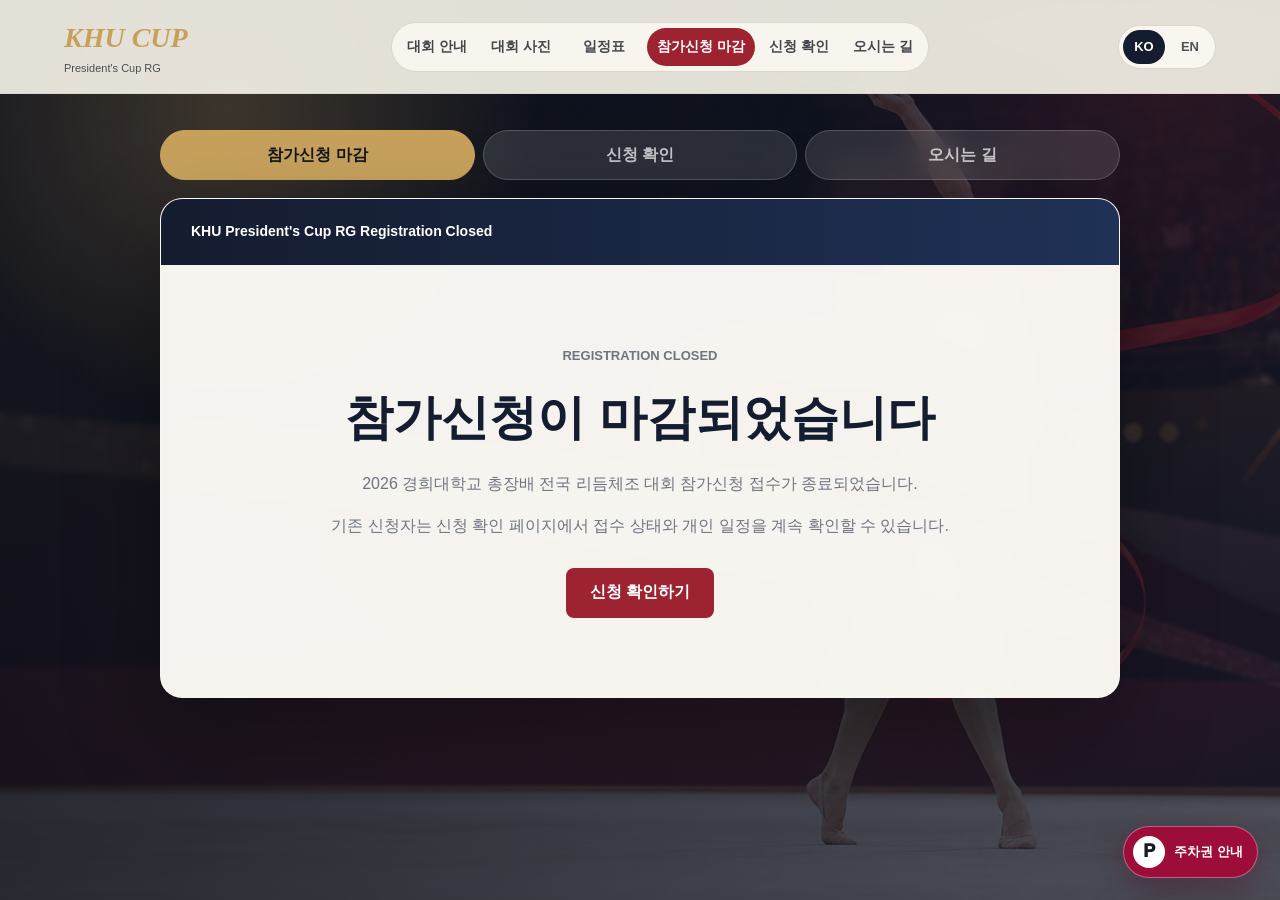
<file: apply.html>
<!doctype html>
<html lang="ko">
  <head>
    <meta charset="utf-8" />
    <meta name="viewport" content="width=device-width, initial-scale=1" />
    <title>참가신청 마감 | 경희대학교 총장배 리듬체조 대회</title>
    <meta name="description" content="경희대학교 총장배 리듬체조 대회 참가신청이 마감되었습니다." />
    <meta property="og:type" content="website" />
    <meta property="og:title" content="참가신청 마감 | 경희대학교 총장배 리듬체조 대회" />
    <meta property="og:description" content="경희대학교 총장배 리듬체조 대회 참가신청이 마감되었습니다." />
    <meta property="og:image" content="https://khurgcup-star.github.io/khu-rg-cup/assets/hero-rg-competition.png?v=2" />
    <meta property="og:image:width" content="6000" />
    <meta property="og:image:height" content="2595" />
    <meta name="twitter:card" content="summary_large_image" />
    <meta name="twitter:image" content="https://khurgcup-star.github.io/khu-rg-cup/assets/hero-rg-competition.png?v=2" />
    <link rel="stylesheet" href="styles.css?v=20260917-parking-popup-v2" />
  </head>
  <body class="soft-page">
    <header class="topbar light">
      <a class="logo" href="index.html" aria-label="홈으로 이동">
        <span class="logo-text">KHU CUP</span>
        <span class="logo-sub">President's Cup RG</span>
      </a>
      <nav class="desktop-nav" aria-label="주요 메뉴">
        <a href="index.html">대회 안내</a>
        <a href="index.html#photos">대회 사진</a>
        <a href="schedule.html">일정표</a>
        <a class="active" href="apply.html">참가신청 마감</a>
        <a href="check.html">신청 확인</a>
        <a href="directions.html">오시는 길</a>
      </nav>
      <button class="menu-button" type="button" data-mobile-menu-button aria-label="메뉴 열기">
        <span></span><span></span><span></span>
      </button>
    </header>

    <nav class="mobile-nav" data-mobile-menu aria-label="모바일 메뉴">
      <a href="index.html">대회 안내</a>
      <a href="index.html#photos">대회 사진</a>
      <a href="schedule.html">일정표</a>
      <a href="apply.html">참가신청 마감</a>
      <a href="check.html">신청 확인</a>
      <a href="directions.html">오시는 길</a>
    </nav>

    <main class="app-shell">
      <div class="mode-tabs" role="tablist" aria-label="신청 메뉴">
        <a class="selected" href="apply.html">참가신청 마감</a>
        <a href="check.html">신청 확인</a>
        <a href="directions.html">오시는 길</a>
      </div>

      <section class="wizard-card application-closed" aria-labelledby="application-closed-title">
        <div class="application-closed-content">
          <p class="eyebrow">Registration Closed</p>
          <h1 id="application-closed-title">참가신청이 마감되었습니다</h1>
          <p>2026 경희대학교 총장배 전국 리듬체조 대회 참가신청 접수가 종료되었습니다.</p>
          <p>기존 신청자는 신청 확인 페이지에서 접수 상태와 개인 일정을 계속 확인할 수 있습니다.</p>
          <a class="btn primary" href="check.html">신청 확인하기</a>
        </div>
      </section>

      <form class="wizard-card" data-application-wizard hidden>
        <ol class="stepper" aria-label="신청 단계">
          <li class="active" data-step-dot="0"><span>1</span><small>참가유형</small></li>
          <li data-step-dot="1"><span>2</span><small>대회부문</small></li>
          <li data-step-dot="2"><span>3</span><small>정보입력</small></li>
          <li data-step-dot="3"><span>4</span><small>종목선택</small></li>
          <li data-step-dot="4"><span>5</span><small>동의 &amp; 확인</small></li>
        </ol>

        <section class="wizard-step active" data-step="0">
          <h1>참가자 유형 선택</h1>
          <p class="step-intro">참가자의 등록 기준을 선택하세요.</p>
          <div class="choice-grid two compact-choice">
            <label class="choice-card">
              <input type="radio" name="participantType" value="국내 참가자" required />
              <span class="choice-icon">KOR</span>
              <strong>국내 참가자</strong>
              <span>Korean athlete or club</span>
            </label>
            <label class="choice-card">
              <input type="radio" name="participantType" value="심판 제출" required />
              <span class="choice-icon">J</span>
              <strong>심판 제출</strong>
              <span>심판 정보만 제출</span>
            </label>
          </div>
        </section>

        <section class="wizard-step" data-step="1">
          <h1>대회 부문 선택</h1>
          <p class="step-intro">참가 기준에 맞는 대회 부문을 선택하세요.</p>
          <div class="choice-grid four compact-choice">
            <label class="choice-card text-left">
              <input type="radio" name="division" value="꿈나무부" required />
              <span class="choice-icon">DR</span>
              <strong>꿈나무부</strong><span>비선수 참가 부문</span>
            </label>
            <label class="choice-card text-left">
              <input type="radio" name="division" value="선수부" required />
              <span class="choice-icon">RG</span>
              <strong>선수부</strong><span>리듬체조 선수 참가 부문</span>
            </label>
            <label class="choice-card text-left">
              <input type="radio" name="division" value="성인부" required />
              <span class="choice-icon">AD</span>
              <strong>성인부</strong><span>성인 참가자 부문</span>
            </label>
            <label class="choice-card text-left">
              <input type="radio" name="division" value="갈라쇼" required />
              <span class="choice-icon">GA</span>
              <strong>갈라쇼</strong><span>공연 종목 직접 입력</span>
            </label>
          </div>

          <div class="entry-type-choice" data-entry-type-choice hidden>
            <h2>참가 형태 선택</h2>
            <p class="helper">개인 또는 단체·그룹 참가를 선택하세요.</p>
            <div class="choice-grid two compact-choice">
              <label class="choice-card text-left">
                <input type="radio" name="entryType" value="개인" required />
                <span class="choice-icon">1</span>
                <strong>개인</strong><span>개인 선수 참가</span>
              </label>
              <label class="choice-card text-left">
                <input type="radio" name="entryType" value="단체/그룹" required />
                <span class="choice-icon">5+</span>
                <strong>단체/그룹</strong><span>5-6명 팀 참가</span>
              </label>
            </div>
          </div>
        </section>

        <section class="wizard-step" data-step="2">
          <h1>참가자 정보 입력</h1>

          <div data-competitor-fields>
            <div class="member-section-head">
              <div>
                <h2 data-member-title>선수 정보</h2>
                <p class="helper" data-group-helper>최소 5명, 최대 6명까지 입력할 수 있습니다.</p>
              </div>
              <button class="link-button add-member-button" type="button" data-add-athlete>+ 선수 추가</button>
            </div>
            <div class="member-list" data-athlete-list></div>

            <h2>연락 및 소속 정보</h2>
            <div class="form-grid">
              <label data-individual-contact-field>영문 이름 *<input name="englishName" type="text" placeholder="Hong Gildong" required /></label>
              <label data-individual-contact-field>연락처 *<input name="phone" type="tel" placeholder="010-0000-0000" required /></label>
              <label>이메일 *<input name="email" type="email" placeholder="example@email.com" required /></label>
              <label class="wide">소속 팀 *<input name="organization" type="text" placeholder="소속 팀" required /></label>
            </div>

            <h2>지도자 정보</h2>
            <div class="form-grid">
              <label>지도자명 *<input name="coachName" type="text" placeholder="지도자명" required /></label>
              <label>지도자 연락처 *<input name="coachPhone" type="tel" placeholder="010-0000-0000" required /></label>
            </div>
          </div>

          <div data-judge-fields hidden>
            <h2>심판란 제출</h2>
            <div class="form-grid">
              <label>이름 *<input name="judgeName" type="text" placeholder="이름" required /></label>
              <label>급수 *<input name="judgeGrade" type="text" placeholder="급수" required /></label>
              <label>소속명 *<input name="judgeOrganization" type="text" placeholder="소속명" required /></label>
              <label>이메일 *<input name="judgeEmail" type="email" placeholder="example@email.com" required /></label>
            </div>
          </div>
        </section>

        <section class="wizard-step" data-step="3">
          <h1>종목 선택</h1>

          <div data-dreamer-individual-events hidden>
            <div class="event-block">
              <h2>규정 부문</h2>
              <h3 class="event-subtitle">맨손</h3>
              <div class="pill-group">
                <label><input type="checkbox" name="routine" value="Level 1" data-event-section="규정 부문 · 맨손" />Level 1</label>
                <label><input type="checkbox" name="routine" value="Level 2" data-event-section="규정 부문 · 맨손" />Level 2</label>
                <label><input type="checkbox" name="routine" value="Level 3" data-event-section="규정 부문 · 맨손" />Level 3</label>
              </div>

              <h3 class="event-subtitle">수구</h3>
              <div class="pill-group">
                <label><input type="checkbox" name="routine" value="Rope" data-event-section="규정 부문 · 수구" />줄 Rope</label>
                <label><input type="checkbox" name="routine" value="Hoop" data-event-section="규정 부문 · 수구" />후프 Hoop</label>
                <label><input type="checkbox" name="routine" value="Ball" data-event-section="규정 부문 · 수구" />볼 Ball</label>
                <label><input type="checkbox" name="routine" value="Clubs" data-event-section="규정 부문 · 수구" />곤봉 Clubs</label>
                <label><input type="checkbox" name="routine" value="Ribbon" data-event-section="규정 부문 · 수구" />리본 Ribbon</label>
              </div>
            </div>

            <div class="event-block">
              <h2>자유 부문</h2>
              <div class="apparatus-grid dreamer-free-grid">
                <label><input type="checkbox" name="apparatus" value="FH_Short(1분10초 이하)" data-event-section="자유 부문" data-event-title="FH_Short" data-event-detail="1분10초 이하" /><strong>FH_Short</strong><span>1분10초 이하</span></label>
                <label><input type="checkbox" name="apparatus" value="FH_Long(1분30초 이하)" data-event-section="자유 부문" data-event-title="FH_Long" data-event-detail="1분30초 이하" /><strong>FH_Long</strong><span>1분30초 이하</span></label>
                <label><input type="checkbox" name="apparatus" value="Hoop" data-event-section="자유 부문" /><strong>Hoop</strong><span>후프</span></label>
                <label><input type="checkbox" name="apparatus" value="Ball" data-event-section="자유 부문" /><strong>Ball</strong><span>볼</span></label>
                <label><input type="checkbox" name="apparatus" value="Clubs" data-event-section="자유 부문" /><strong>Clubs</strong><span>곤봉</span></label>
                <label><input type="checkbox" name="apparatus" value="Ribbon" data-event-section="자유 부문" /><strong>Ribbon</strong><span>리본</span></label>
              </div>
            </div>
          </div>

          <div class="event-block" data-athlete-individual-events hidden>
            <h2>개인 종목 선택</h2>
            <div class="apparatus-grid">
              <label><input type="checkbox" name="apparatus" value="Hoop" /><strong>Hoop</strong><span>후프</span></label>
              <label><input type="checkbox" name="apparatus" value="Ball" /><strong>Ball</strong><span>볼</span></label>
              <label><input type="checkbox" name="apparatus" value="Clubs" /><strong>Clubs</strong><span>곤봉</span></label>
              <label><input type="checkbox" name="apparatus" value="Ribbon" /><strong>Ribbon</strong><span>리본</span></label>
              <label><input type="checkbox" name="apparatus" value="FH" /><strong>FH</strong><span>맨손자유</span></label>
            </div>
          </div>

          <div class="event-block" data-dreamer-group-events hidden>
            <h2>단체/그룹 종목 선택</h2>
            <h3 class="event-subtitle">규정</h3>
            <div class="apparatus-grid group-category-grid">
              <label><input type="radio" name="groupCategory" value="단체 규정 맨손" data-event-section="단체 규정" /><strong>맨손</strong><span>단체 규정 맨손</span></label>
              <label><input type="radio" name="groupCategory" value="단체 규정 후프" data-event-section="단체 규정" /><strong>후프</strong><span>단체 규정 후프</span></label>
              <label><input type="radio" name="groupCategory" value="단체 규정 볼" data-event-section="단체 규정" /><strong>볼</strong><span>단체 규정 볼</span></label>
            </div>
            <h3 class="event-subtitle">자유</h3>
            <div class="apparatus-grid group-category-grid">
              <label><input type="radio" name="groupCategory" value="맨손" data-event-section="자유" /><strong>맨손</strong><span>자유</span></label>
              <label><input type="radio" name="groupCategory" value="단일수구" data-event-section="자유" /><strong>단일수구</strong><span>자유</span></label>
              <label><input type="radio" name="groupCategory" value="혼합수구" data-event-section="자유" /><strong>혼합수구</strong><span>자유</span></label>
            </div>
          </div>

          <div class="event-block" data-athlete-group-events hidden>
            <h2>단체/그룹 종목 선택</h2>
            <div class="apparatus-grid group-category-grid">
              <label><input type="radio" name="groupCategory" value="맨손" /><strong>맨손</strong><span>맨손</span></label>
              <label><input type="radio" name="groupCategory" value="단일수구" /><strong>단일수구</strong><span>단일수구</span></label>
              <label><input type="radio" name="groupCategory" value="혼합수구" /><strong>혼합수구</strong><span>혼합수구</span></label>
            </div>
            <div class="custom-event-list group-event-detail" data-athlete-group-detail hidden>
              <label class="custom-event-row">종목 기입란 *<input name="groupEventDetail" type="text" placeholder="예: 후프 / 볼 3, 리본 2" required /></label>
              <p class="helper">선택한 유형의 세부 종목을 입력해주세요.</p>
            </div>
          </div>

          <div class="event-block" data-custom-events hidden>
            <h2 data-custom-event-title>종목 선택</h2>
            <div class="custom-event-list" data-custom-event-list></div>
            <button class="empty-options add-event-button" type="button" data-add-event>+ 종목 추가</button>
          </div>

          <div class="event-block" data-judge-event-note hidden>
            <h2>심판 제출</h2>
            <p class="helper">심판 제출은 종목 선택 없이 다음 단계로 이동할 수 있습니다.</p>
          </div>

          <div class="event-block media-request-block" data-media-options>
            <div class="selected-events-summary">
              <h2 data-media-summary-title>촬영 신청 대상 종목</h2>
              <div class="selected-event-list" data-selected-event-summary></div>
            </div>
            <div class="media-cost-notice">
              <strong>사진·영상 촬영 비용은 3만원이며 참가비와 별도입니다.</strong>
              <p>원하는 종목을 사진과 영상으로 각각 선택하세요. 결제 방법은 운영진이 별도로 안내합니다.</p>
            </div>
            <h2>대회 사진 신청 <span class="option-price-tag">3만원</span></h2>
            <p class="helper">사진 촬영을 신청할 종목을 선택하세요.</p>
            <div class="dynamic-options" data-dynamic-options="photoOptions"></div>

            <h2>대회 영상 신청 <span class="option-price-tag">3만원</span></h2>
            <p class="helper">영상 촬영을 신청할 종목을 선택하세요.</p>
            <div class="dynamic-options" data-dynamic-options="videoOptions"></div>
          </div>

          <div class="event-block" data-music-upload>
            <h2>음악 파일 제출</h2>
            <p class="helper" data-music-helper>음악은 선택 제출입니다. MP3, WAV, M4A 파일을 여러 개 업로드할 수 있습니다.</p>
            <label class="file-drop">
              <input name="musicFile" type="file" accept=".mp3,.wav,.m4a,audio/mpeg,audio/wav,audio/x-m4a,audio/mp4" multiple />
              <span>파일을 여러 개 드래그하거나 클릭하여 선택</span>
              <small data-music-file-name>선택된 파일 없음</small>
            </label>
          </div>
        </section>

        <section class="wizard-step" data-step="4">
          <h1>동의 및 확인</h1>
          <div class="event-block" data-pledge-upload>
            <h2>서약서 제출</h2>
            <div class="pledge-download">
              <div>
                <strong>1. 서약서 양식 다운로드</strong>
                <p class="helper">양식을 받은 뒤 작성 및 서명해서 다시 업로드하세요.</p>
              </div>
              <a class="btn outline" href="정보/서약서.hwp" download>서약서 다운로드</a>
            </div>
            <p class="helper">2. 서명한 서약서 파일을 업로드하세요. PDF, HWP, HWPX, JPG, PNG 파일을 받을 수 있습니다.</p>
            <label class="file-drop">
              <input name="pledgeFile" type="file" accept=".pdf,.hwp,.hwpx,.jpg,.jpeg,.png,application/pdf,image/jpeg,image/png" required />
              <span>서약서 파일을 드래그하거나 클릭하여 선택</span>
              <small data-pledge-file-name>선택된 파일 없음</small>
            </label>
          </div>
          <div class="agreement-panel">
            <label><input type="checkbox" name="privacyConsent" required />개인정보 수집 및 이용에 동의합니다.</label>
            <label><input type="checkbox" name="mediaConsent" required />대회 사진 및 영상 촬영/활용 안내를 확인했습니다.</label>
            <label><input type="checkbox" name="rulesConsent" required />대회 규정, 환불 규정, 안전 수칙을 확인했습니다.</label>
          </div>
          <div class="receipt-preview" data-receipt-preview></div>
        </section>

        <div class="wizard-actions">
          <button class="link-button" type="button" data-prev>← 이전</button>
          <button class="btn primary" type="button" data-next>다음 →</button>
          <button class="btn primary hidden" type="submit" data-submit>신청 완료</button>
        </div>
        <p class="form-message" data-form-message role="status" aria-live="polite"></p>
      </form>
    </main>

    <script src="config.js"></script>
    <script src="script.js?v=20260917-parking-popup-v6"></script>
  </body>
</html>
</file>
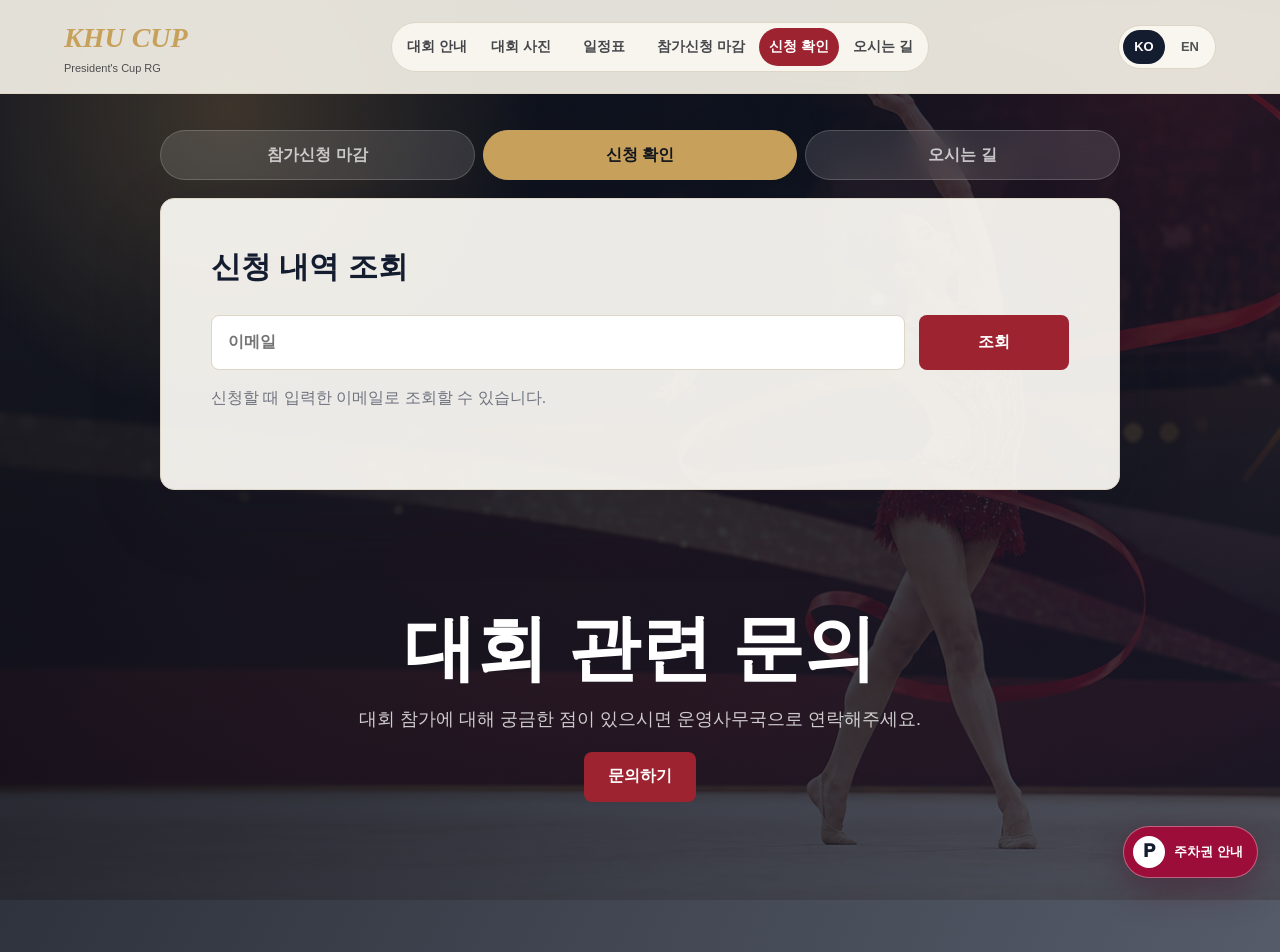
<file: check.html>
<!doctype html>
<html lang="ko">
  <head>
    <meta charset="utf-8" />
    <meta name="viewport" content="width=device-width, initial-scale=1" />
    <title>신청 확인 | 경희대학교 총장배 리듬체조 대회</title>
    <meta name="description" content="경희대학교 총장배 리듬체조 대회 신청 확인" />
    <meta property="og:type" content="website" />
    <meta property="og:title" content="신청 확인 | 경희대학교 총장배 리듬체조 대회" />
    <meta property="og:description" content="경희대학교 총장배 리듬체조 대회 신청 상태를 확인합니다." />
    <meta property="og:image" content="https://khurgcup-star.github.io/khu-rg-cup/assets/hero-rg-competition.png?v=2" />
    <meta property="og:image:width" content="6000" />
    <meta property="og:image:height" content="2595" />
    <meta name="twitter:card" content="summary_large_image" />
    <meta name="twitter:image" content="https://khurgcup-star.github.io/khu-rg-cup/assets/hero-rg-competition.png?v=2" />
    <link rel="stylesheet" href="styles.css?v=20260917-parking-popup-v2" />
  </head>
  <body class="soft-page">
    <header class="topbar light">
      <a class="logo" href="index.html" aria-label="홈으로 이동">
        <span class="logo-text">KHU CUP</span>
        <span class="logo-sub">President's Cup RG</span>
      </a>
      <nav class="desktop-nav" aria-label="주요 메뉴">
        <a href="index.html">대회 안내</a>
        <a href="index.html#photos">대회 사진</a>
        <a href="schedule.html">일정표</a>
        <a href="apply.html">참가신청 마감</a>
        <a class="active" href="check.html">신청 확인</a>
        <a href="directions.html">오시는 길</a>
      </nav>
      <button class="menu-button" type="button" data-mobile-menu-button aria-label="메뉴 열기">
        <span></span><span></span><span></span>
      </button>
    </header>

    <nav class="mobile-nav" data-mobile-menu aria-label="모바일 메뉴">
      <a href="index.html">대회 안내</a>
      <a href="index.html#photos">대회 사진</a>
      <a href="schedule.html">일정표</a>
      <a href="apply.html">참가신청 마감</a>
      <a href="check.html">신청 확인</a>
      <a href="directions.html">오시는 길</a>
    </nav>

    <main class="check-shell">
      <div class="mode-tabs" role="tablist" aria-label="신청 메뉴">
        <a href="apply.html">참가신청 마감</a>
        <a class="selected" href="check.html">신청 확인</a>
        <a href="directions.html">오시는 길</a>
      </div>

      <section class="check-card">
        <h1>신청 내역 조회</h1>
        <form class="lookup-row" data-lookup-form>
          <input name="email" type="email" placeholder="이메일" aria-label="이메일" required />
          <button class="btn primary" type="submit">조회</button>
        </form>
        <p class="helper">신청할 때 입력한 이메일로 조회할 수 있습니다.</p>
        <div class="lookup-results" data-lookup-results></div>
      </section>

      <section class="contact-cta">
        <h2>대회 관련 문의</h2>
        <p>대회 참가에 대해 궁금한 점이 있으시면 운영사무국으로 연락해주세요.</p>
        <a class="btn dark" href="mailto:rg@khu-presidentcup.kr">문의하기</a>
      </section>
    </main>

    <script src="config.js"></script>
    <script src="script.js?v=20260917-parking-popup-v6"></script>
  </body>
</html>
</file>
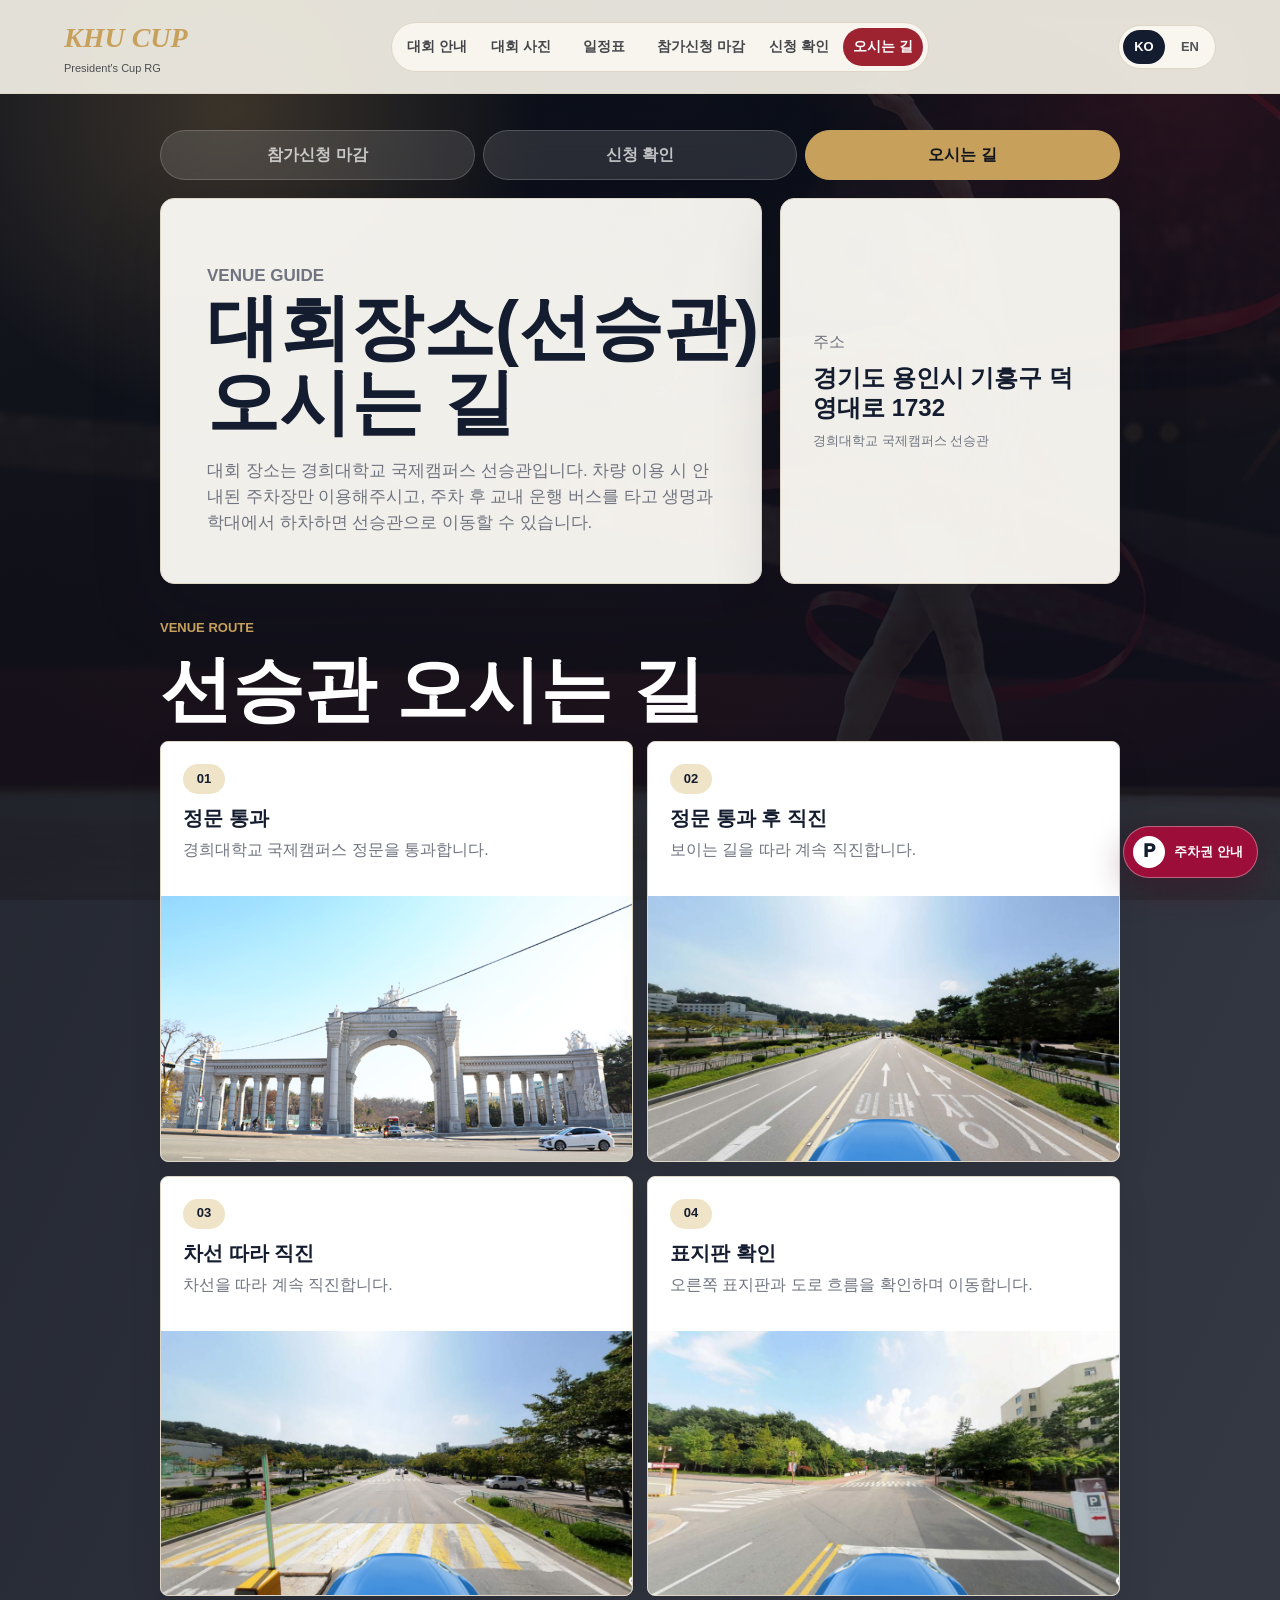
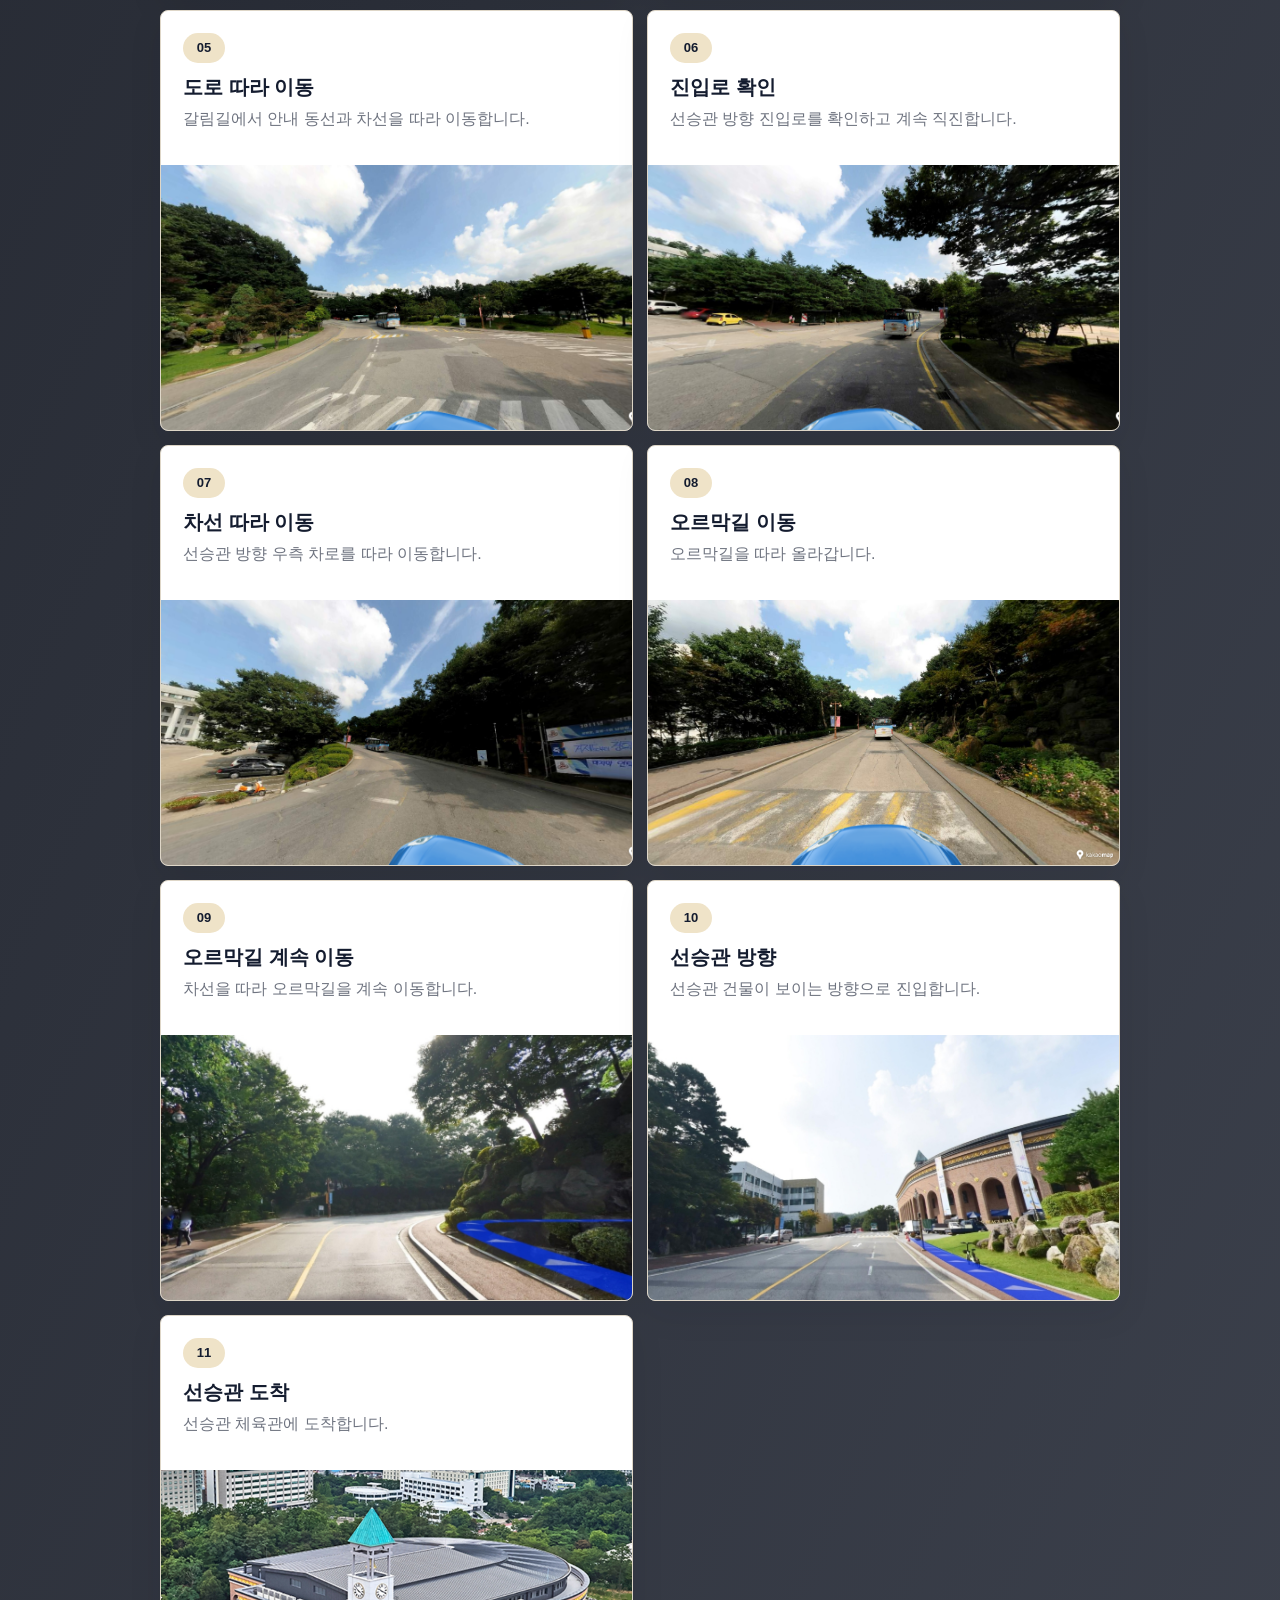
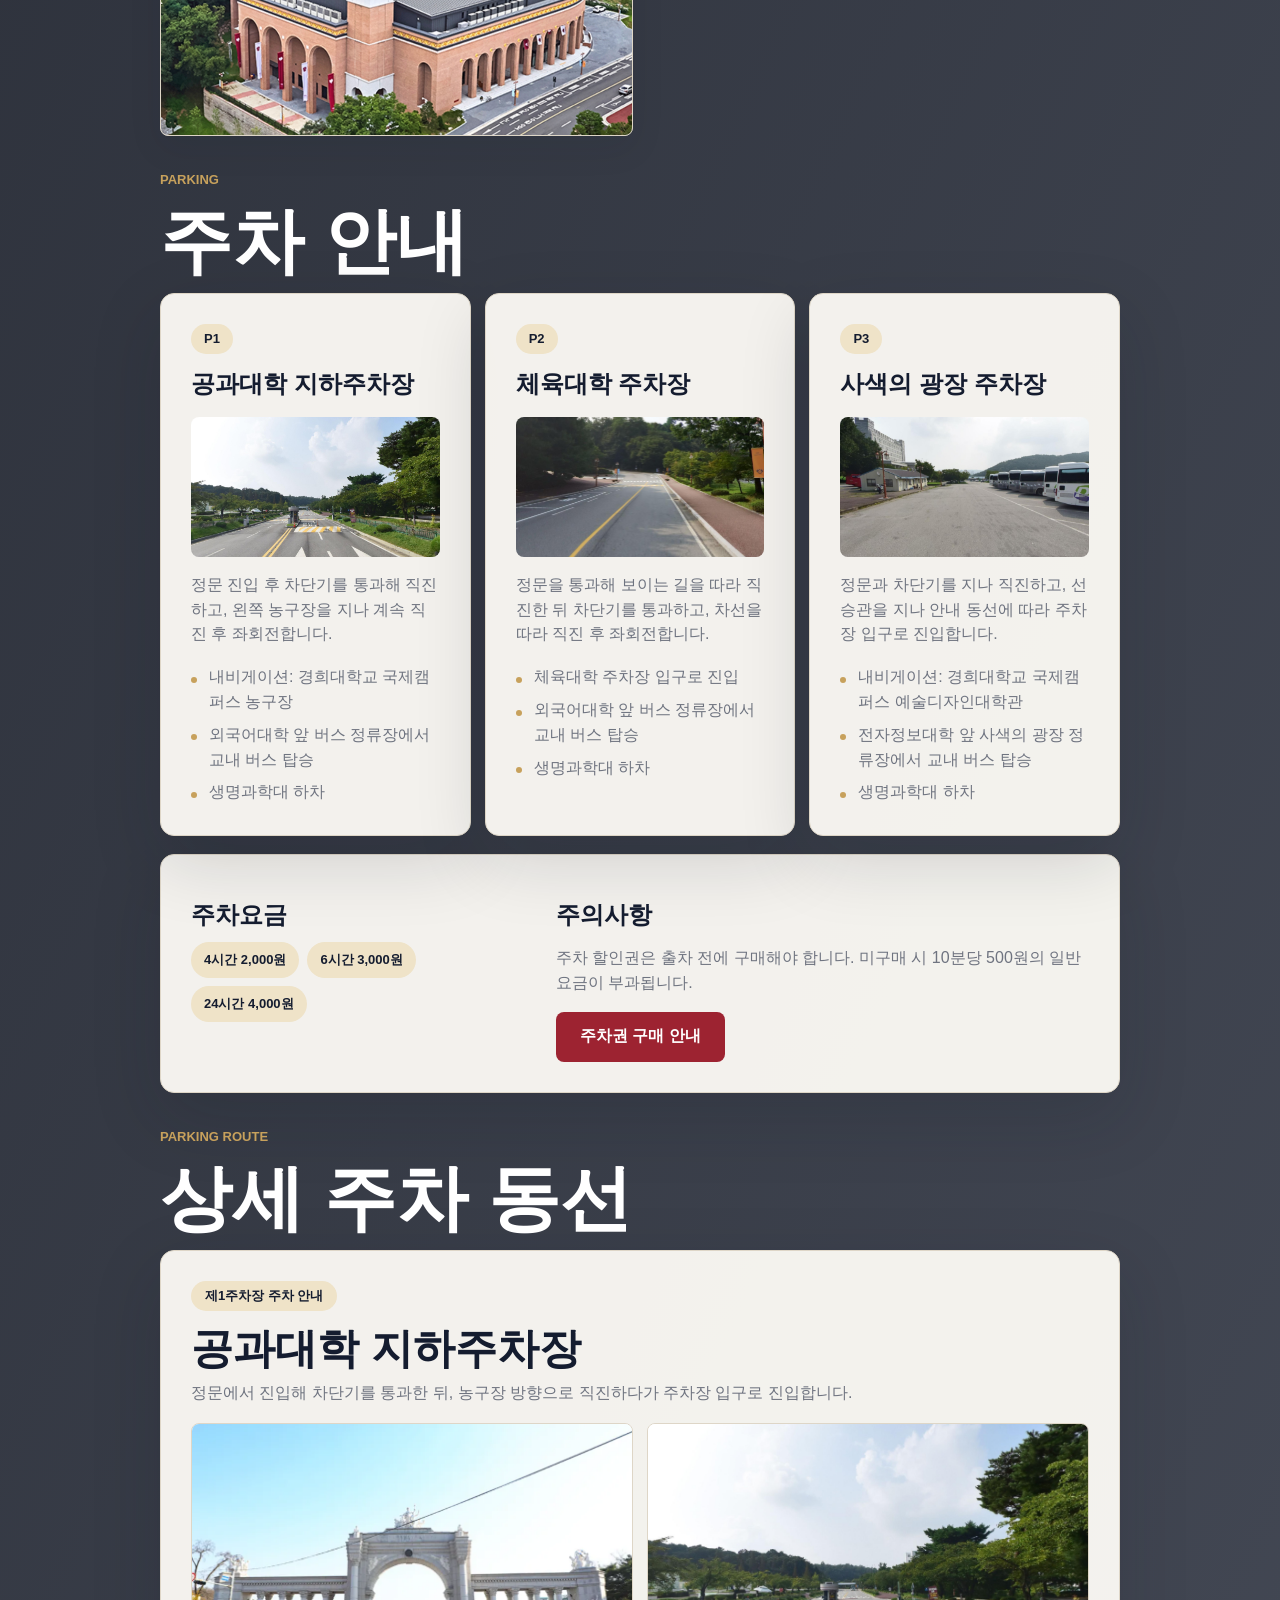
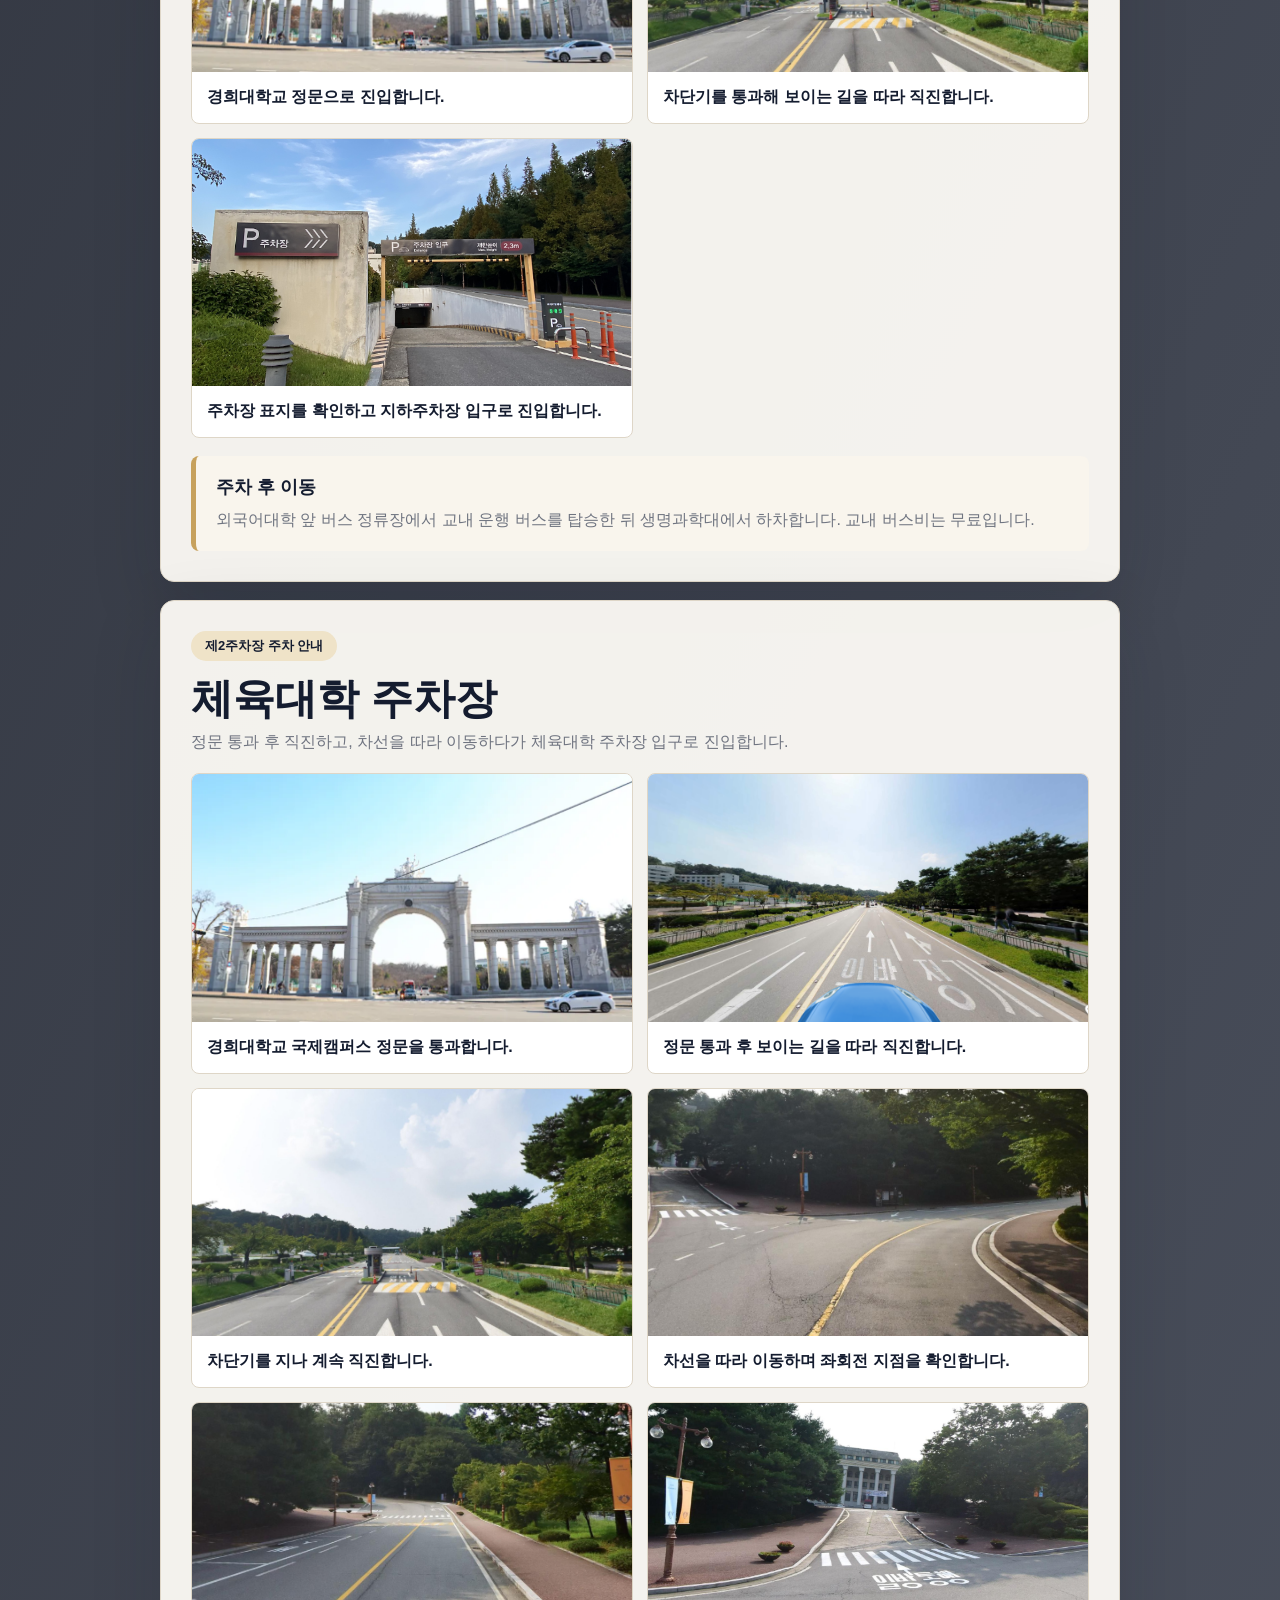
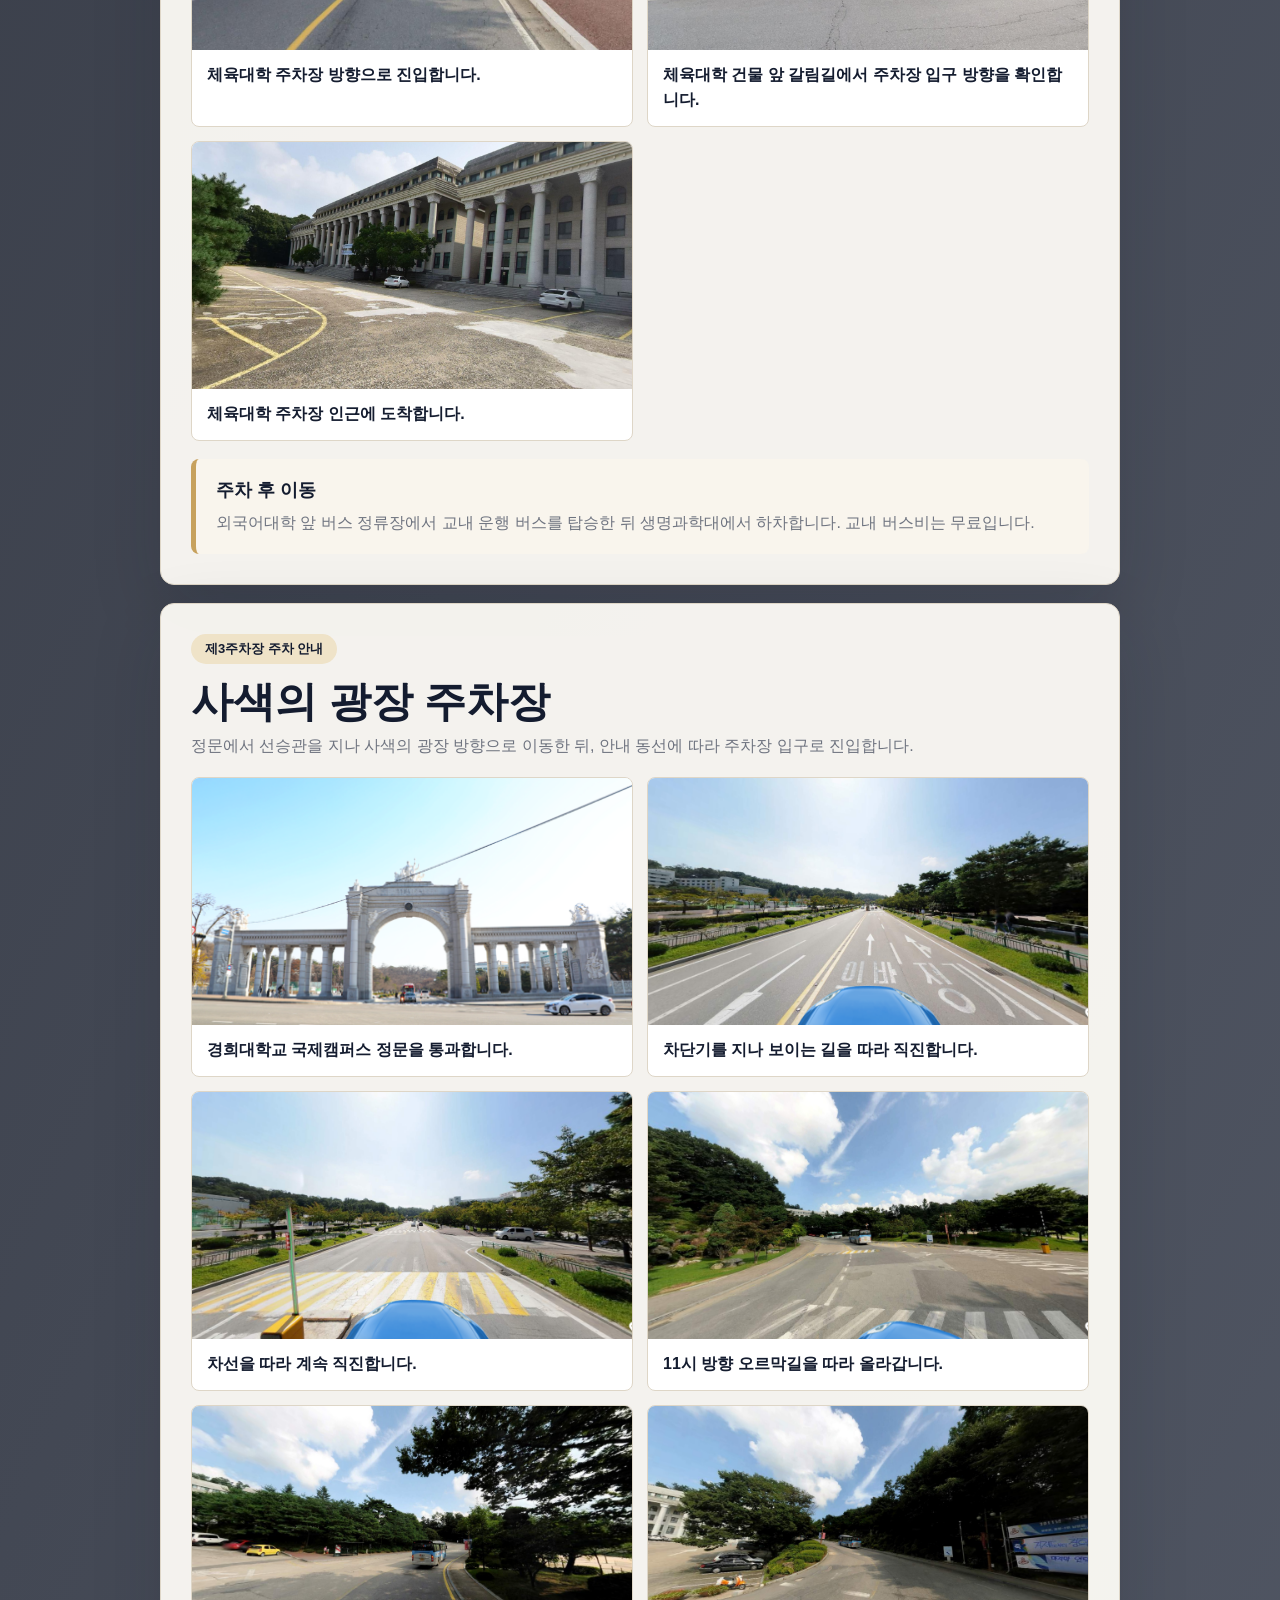
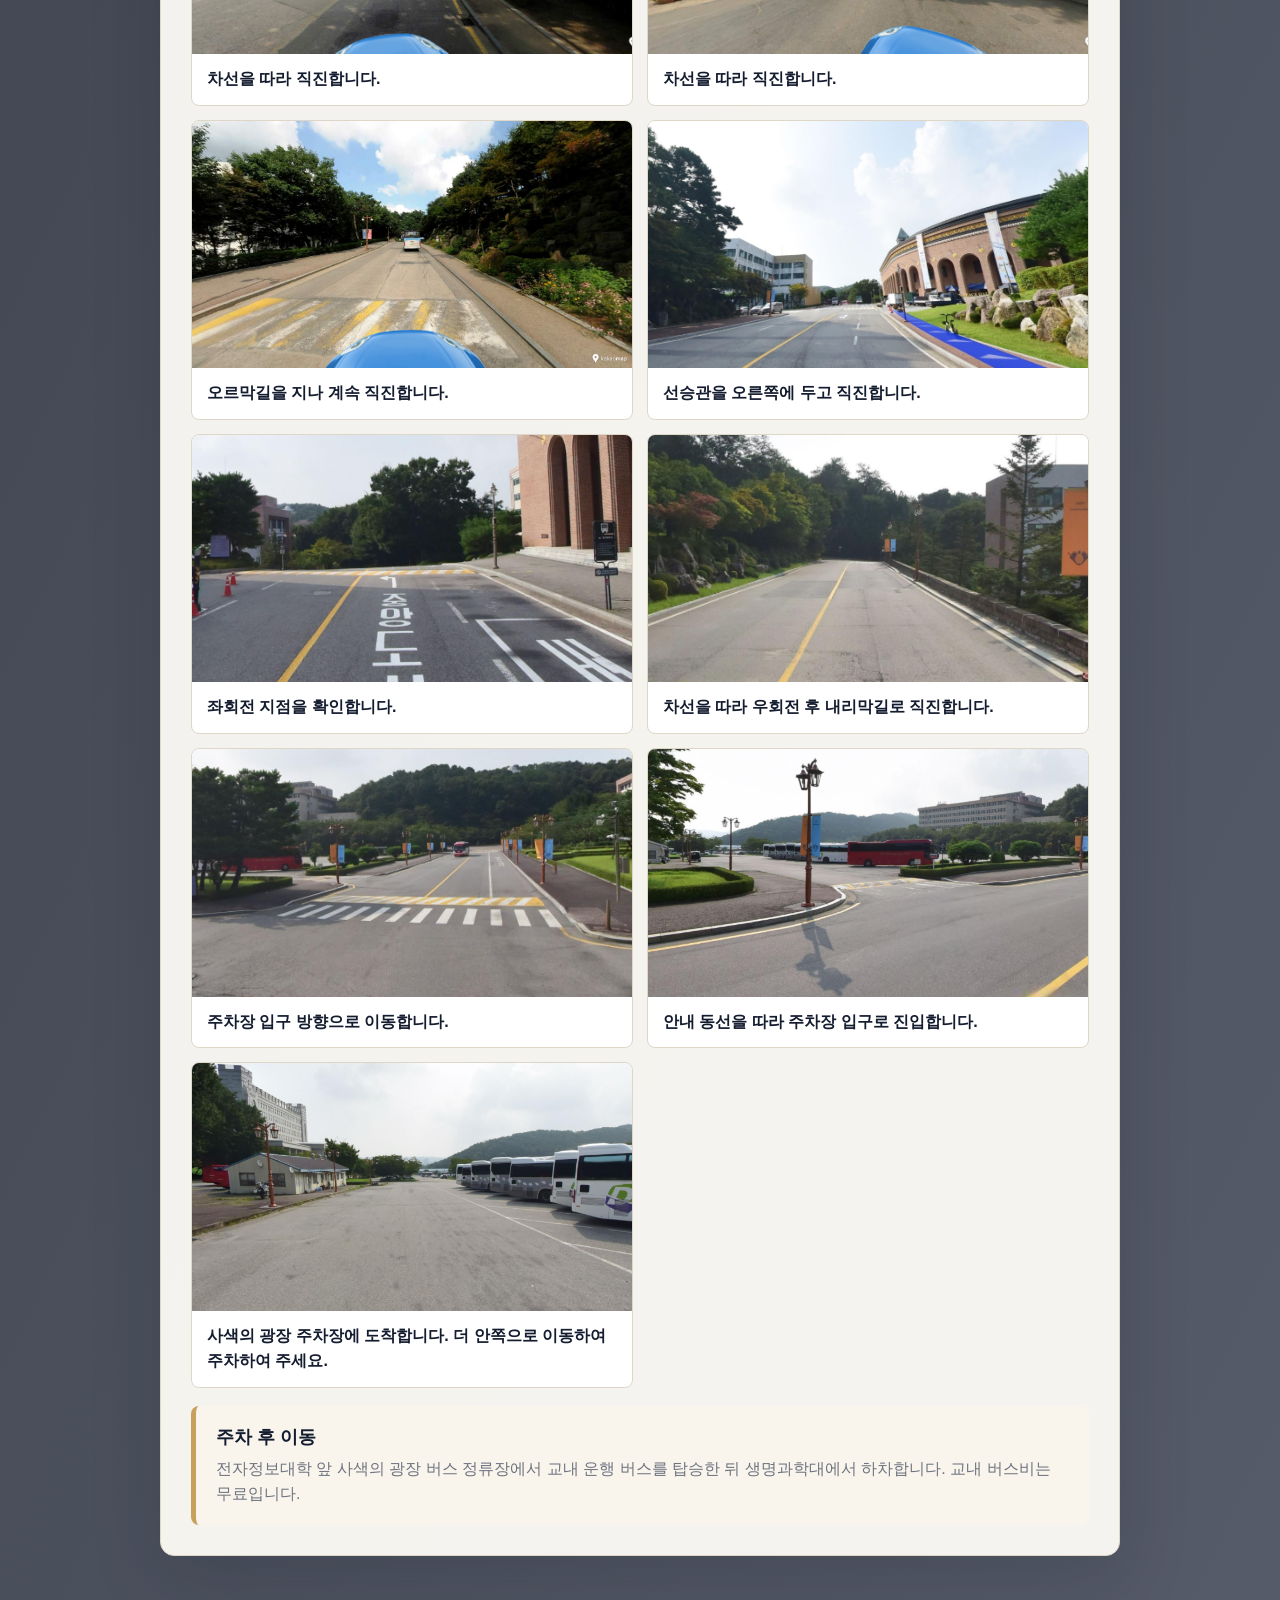
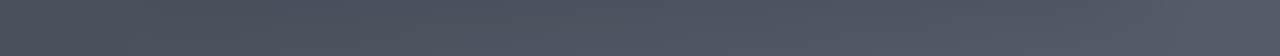
<file: directions.html>
<!doctype html>
<html lang="ko">
  <head>
    <meta charset="utf-8" />
    <meta name="viewport" content="width=device-width, initial-scale=1" />
    <title>오시는 길 | 경희대학교 총장배 리듬체조 대회</title>
    <meta name="description" content="경희대학교 국제캠퍼스 선승관 방문 및 공과대학 지하주차장 이용 안내" />
    <meta property="og:type" content="website" />
    <meta property="og:title" content="오시는 길 | 경희대학교 총장배 리듬체조 대회" />
    <meta property="og:description" content="경희대학교 국제캠퍼스 선승관 방문 및 주차 안내입니다." />
    <meta property="og:image" content="https://khurgcup-star.github.io/khu-rg-cup/assets/hero-rg-competition.png?v=2" />
    <meta property="og:image:width" content="6000" />
    <meta property="og:image:height" content="2595" />
    <meta name="twitter:card" content="summary_large_image" />
    <meta name="twitter:image" content="https://khurgcup-star.github.io/khu-rg-cup/assets/hero-rg-competition.png?v=2" />
    <link rel="stylesheet" href="styles.css?v=20260917-parking-popup-v2" />
  </head>
  <body class="soft-page">
    <header class="topbar light">
      <a class="logo" href="index.html" aria-label="홈으로 이동">
        <span class="logo-text">KHU CUP</span>
        <span class="logo-sub">President's Cup RG</span>
      </a>
      <nav class="desktop-nav" aria-label="주요 메뉴">
        <a href="index.html">대회 안내</a>
        <a href="index.html#photos">대회 사진</a>
        <a href="schedule.html">일정표</a>
        <a href="apply.html">참가신청 마감</a>
        <a href="check.html">신청 확인</a>
        <a class="active" href="directions.html">오시는 길</a>
      </nav>
      <button class="menu-button" type="button" data-mobile-menu-button aria-label="메뉴 열기">
        <span></span><span></span><span></span>
      </button>
    </header>

    <nav class="mobile-nav" data-mobile-menu aria-label="모바일 메뉴">
      <a href="index.html">대회 안내</a>
      <a href="index.html#photos">대회 사진</a>
      <a href="schedule.html">일정표</a>
      <a href="apply.html">참가신청 마감</a>
      <a href="check.html">신청 확인</a>
      <a href="directions.html">오시는 길</a>
    </nav>

    <main class="check-shell directions-shell">
      <div class="mode-tabs" role="tablist" aria-label="신청 메뉴">
        <a href="apply.html">참가신청 마감</a>
        <a href="check.html">신청 확인</a>
        <a class="selected" href="directions.html">오시는 길</a>
      </div>

      <section class="directions-hero">
        <div>
          <p class="eyebrow">Venue Guide</p>
          <h1 class="directions-title">
            <span>대회장소(선승관)</span>
            <span>오시는 길</span>
          </h1>
          <p>대회 장소는 경희대학교 국제캠퍼스 선승관입니다. 차량 이용 시 안내된 주차장만 이용해주시고, 주차 후 교내 운행 버스를 타고 생명과학대에서 하차하면 선승관으로 이동할 수 있습니다.</p>
        </div>
        <div class="venue-summary">
          <span>주소</span>
          <strong>경기도 용인시 기흥구 덕영대로 1732</strong>
          <small>경희대학교 국제캠퍼스 선승관</small>
        </div>
      </section>

      <section class="directions-section-head" aria-label="선승관 오시는 길 제목">
        <p class="eyebrow">Venue Route</p>
        <h2>선승관 오시는 길</h2>
      </section>

      <section class="route-step-gallery" aria-label="선승관 이동 순서와 사진">
        <article>
          <div class="route-step-copy">
            <span>01</span>
            <h3>정문 통과</h3>
            <p>경희대학교 국제캠퍼스 정문을 통과합니다.</p>
          </div>
          <img src="assets/info/directions-p02-01.png" alt="경희대학교 국제캠퍼스 정문" />
        </article>
        <article>
          <div class="route-step-copy">
            <span>02</span>
            <h3>정문 통과 후 직진</h3>
            <p>보이는 길을 따라 계속 직진합니다.</p>
          </div>
          <img src="assets/info/directions-p02-02.png" alt="정문 통과 후 보이는 직진 도로" />
        </article>
        <article>
          <div class="route-step-copy">
            <span>03</span>
            <h3>차선 따라 직진</h3>
            <p>차선을 따라 계속 직진합니다.</p>
          </div>
          <img src="assets/info/directions-p03-01.png" alt="차선을 따라 직진하는 도로" />
        </article>
        <article>
          <div class="route-step-copy">
            <span>04</span>
            <h3>표지판 확인</h3>
            <p>오른쪽 표지판과 도로 흐름을 확인하며 이동합니다.</p>
          </div>
          <img src="assets/info/directions-p03-02.png" alt="교내 도로 오른쪽 표지판" />
        </article>
        <article>
          <div class="route-step-copy">
            <span>05</span>
            <h3>도로 따라 이동</h3>
            <p>갈림길에서 안내 동선과 차선을 따라 이동합니다.</p>
          </div>
          <img src="assets/info/directions-p03-03.png" alt="교내 도로 갈림길" />
        </article>
        <article>
          <div class="route-step-copy">
            <span>06</span>
            <h3>진입로 확인</h3>
            <p>선승관 방향 진입로를 확인하고 계속 직진합니다.</p>
          </div>
          <img src="assets/info/directions-p04-01.png" alt="선승관 방향 진입로" />
        </article>
        <article>
          <div class="route-step-copy">
            <span>07</span>
            <h3>차선 따라 이동</h3>
            <p>선승관 방향 우측 차로를 따라 이동합니다.</p>
          </div>
          <img src="assets/info/directions-p04-02.png" alt="선승관 방향 우측 차로" />
        </article>
        <article>
          <div class="route-step-copy">
            <span>08</span>
            <h3>오르막길 이동</h3>
            <p>오르막길을 따라 올라갑니다.</p>
          </div>
          <img src="assets/info/directions-p05-01.png" alt="선승관 방향 오르막길" />
        </article>
        <article>
          <div class="route-step-copy">
            <span>09</span>
            <h3>오르막길 계속 이동</h3>
            <p>차선을 따라 오르막길을 계속 이동합니다.</p>
          </div>
          <img src="assets/info/directions-p05-02.jpg" alt="오르막길을 따라 올라가는 도로" />
        </article>
        <article>
          <div class="route-step-copy">
            <span>10</span>
            <h3>선승관 방향</h3>
            <p>선승관 건물이 보이는 방향으로 진입합니다.</p>
          </div>
          <img src="assets/info/directions-p06-01.jpg" alt="선승관 앞 진입 도로" />
        </article>
        <article>
          <div class="route-step-copy">
            <span>11</span>
            <h3>선승관 도착</h3>
            <p>선승관 체육관에 도착합니다.</p>
          </div>
          <img src="assets/info/directions-p06-02.jpg" alt="경희대학교 선승관 건물" />
        </article>
      </section>

      <section class="directions-section-head" aria-label="주차 안내 제목">
        <p class="eyebrow">Parking</p>
        <h2>주차 안내</h2>
      </section>

      <section class="parking-guide" aria-label="주차 안내">
        <article class="directions-card">
          <span class="direction-number">P1</span>
          <h2>공과대학 지하주차장</h2>
          <img class="info-card-image" src="assets/info/parking-p02-01.png" alt="공과대학 지하주차장 방향 진입 도로" />
          <p>정문 진입 후 차단기를 통과해 직진하고, 왼쪽 농구장을 지나 계속 직진 후 좌회전합니다.</p>
          <ul>
            <li>내비게이션: 경희대학교 국제캠퍼스 농구장</li>
            <li>외국어대학 앞 버스 정류장에서 교내 버스 탑승</li>
            <li>생명과학대 하차</li>
          </ul>
        </article>
        <article class="directions-card">
          <span class="direction-number">P2</span>
          <h2>체육대학 주차장</h2>
          <img class="info-card-image" src="assets/info/parking-p06-01.png" alt="체육대학 주차장 방향 도로" />
          <p>정문을 통과해 보이는 길을 따라 직진한 뒤 차단기를 통과하고, 차선을 따라 직진 후 좌회전합니다.</p>
          <ul>
            <li>체육대학 주차장 입구로 진입</li>
            <li>외국어대학 앞 버스 정류장에서 교내 버스 탑승</li>
            <li>생명과학대 하차</li>
          </ul>
        </article>
        <article class="directions-card">
          <span class="direction-number">P3</span>
          <h2>사색의 광장 주차장</h2>
          <img class="info-card-image" src="assets/info/parking-p15-02.png" alt="사색의 광장 주차장 내부" />
          <p>정문과 차단기를 지나 직진하고, 선승관을 지나 안내 동선에 따라 주차장 입구로 진입합니다.</p>
          <ul>
            <li>내비게이션: 경희대학교 국제캠퍼스 예술디자인대학관</li>
            <li>전자정보대학 앞 사색의 광장 정류장에서 교내 버스 탑승</li>
            <li>생명과학대 하차</li>
          </ul>
        </article>
      </section>

      <section class="directions-card fee-card" aria-label="주차 요금 및 주의사항">
        <div>
          <h2>주차요금</h2>
          <div class="fee-list">
            <span>4시간 2,000원</span>
            <span>6시간 3,000원</span>
            <span>24시간 4,000원</span>
          </div>
        </div>
        <div>
          <h2>주의사항</h2>
          <p>주차 할인권은 출차 전에 구매해야 합니다. 미구매 시 10분당 500원의 일반요금이 부과됩니다.</p>
          <button class="btn primary" type="button" data-open-parking-modal>주차권 구매 안내</button>
        </div>
      </section>

      <section class="directions-section-head" aria-label="상세 주차 동선 제목">
        <p class="eyebrow">Parking Route</p>
        <h2>상세 주차 동선</h2>
      </section>

      <section class="parking-detail" aria-label="제1주차장 상세 동선">
        <div class="parking-detail-head">
          <span>제1주차장 주차 안내</span>
          <h3>공과대학 지하주차장</h3>
          <p>정문에서 진입해 차단기를 통과한 뒤, 농구장 방향으로 직진하다가 주차장 입구로 진입합니다.</p>
        </div>
        <div class="parking-photo-grid">
          <figure>
            <img src="assets/info/parking-p01-01.png" alt="경희대학교 국제캠퍼스 정문" />
            <figcaption>경희대학교 정문으로 진입합니다.</figcaption>
          </figure>
          <figure>
            <img src="assets/info/parking-p02-01.png" alt="정문 안쪽 차단기와 직진 도로" />
            <figcaption>차단기를 통과해 보이는 길을 따라 직진합니다.</figcaption>
          </figure>
          <figure>
            <img src="assets/info/parking-p03-01.png" alt="공과대학 지하주차장 입구" />
            <figcaption>주차장 표지를 확인하고 지하주차장 입구로 진입합니다.</figcaption>
          </figure>
        </div>
        <div class="parking-transfer">
          <strong>주차 후 이동</strong>
          <p>외국어대학 앞 버스 정류장에서 교내 운행 버스를 탑승한 뒤 생명과학대에서 하차합니다. 교내 버스비는 무료입니다.</p>
        </div>
      </section>

      <section class="parking-detail" aria-label="제2주차장 상세 동선">
        <div class="parking-detail-head">
          <span>제2주차장 주차 안내</span>
          <h3>체육대학 주차장</h3>
          <p>정문 통과 후 직진하고, 차선을 따라 이동하다가 체육대학 주차장 입구로 진입합니다.</p>
        </div>
        <div class="parking-photo-grid">
          <figure>
            <img src="assets/info/parking-p04-01.png" alt="경희대학교 국제캠퍼스 정문" />
            <figcaption>경희대학교 국제캠퍼스 정문을 통과합니다.</figcaption>
          </figure>
          <figure>
            <img src="assets/info/parking-p04-02.png" alt="정문 통과 후 직진 도로" />
            <figcaption>정문 통과 후 보이는 길을 따라 직진합니다.</figcaption>
          </figure>
          <figure>
            <img src="assets/info/parking-p05-01.png" alt="차단기 방향 직진 도로" />
            <figcaption>차단기를 지나 계속 직진합니다.</figcaption>
          </figure>
          <figure>
            <img src="assets/info/parking-p05-02.png" alt="좌회전 지점 도로" />
            <figcaption>차선을 따라 이동하며 좌회전 지점을 확인합니다.</figcaption>
          </figure>
          <figure>
            <img src="assets/info/parking-p06-01.png" alt="체육대학 주차장 방향 도로" />
            <figcaption>체육대학 주차장 방향으로 진입합니다.</figcaption>
          </figure>
          <figure>
            <img src="assets/info/parking-p06-02.png" alt="체육대학 주차장 진입 갈림길" />
            <figcaption>체육대학 건물 앞 갈림길에서 주차장 입구 방향을 확인합니다.</figcaption>
          </figure>
          <figure>
            <img src="assets/info/parking-p07-01.png" alt="체육대학 주차장 앞 건물" />
            <figcaption>체육대학 주차장 인근에 도착합니다.</figcaption>
          </figure>
        </div>
        <div class="parking-transfer">
          <strong>주차 후 이동</strong>
          <p>외국어대학 앞 버스 정류장에서 교내 운행 버스를 탑승한 뒤 생명과학대에서 하차합니다. 교내 버스비는 무료입니다.</p>
        </div>
      </section>

      <section class="parking-detail" aria-label="제3주차장 상세 동선">
        <div class="parking-detail-head">
          <span>제3주차장 주차 안내</span>
          <h3>사색의 광장 주차장</h3>
          <p>정문에서 선승관을 지나 사색의 광장 방향으로 이동한 뒤, 안내 동선에 따라 주차장 입구로 진입합니다.</p>
        </div>
        <div class="parking-photo-grid">
          <figure>
            <img src="assets/info/parking-p07-02.png" alt="경희대학교 국제캠퍼스 정문" />
            <figcaption>경희대학교 국제캠퍼스 정문을 통과합니다.</figcaption>
          </figure>
          <figure>
            <img src="assets/info/parking-p08-01.png" alt="정문 통과 후 직진 차로" />
            <figcaption>차단기를 지나 보이는 길을 따라 직진합니다.</figcaption>
          </figure>
          <figure>
            <img src="assets/info/parking-p08-02.png" alt="정문 통과 후 횡단보도와 직진 도로" />
            <figcaption>차선을 따라 계속 직진합니다.</figcaption>
          </figure>
          <figure>
            <img src="assets/info/parking-p09-01.png" alt="오르막길 진입 전 도로" />
            <figcaption>11시 방향 오르막길을 따라 올라갑니다.</figcaption>
          </figure>
          <figure>
            <img src="assets/info/parking-p09-02.png" alt="선승관 방향 진입 도로" />
            <figcaption>차선을 따라 직진합니다.</figcaption>
          </figure>
          <figure>
            <img src="assets/info/parking-p10-01.png" alt="선승관 앞 도로" />
            <figcaption>차선을 따라 직진합니다.</figcaption>
          </figure>
          <figure>
            <img src="assets/info/parking-p10-02.png" alt="선승관 지나 오르막 도로" />
            <figcaption>오르막길을 지나 계속 직진합니다.</figcaption>
          </figure>
          <figure>
            <img src="assets/info/parking-p11-02.jpg" alt="선승관 옆 도로" />
            <figcaption>선승관을 오른쪽에 두고 직진합니다.</figcaption>
          </figure>
          <figure>
            <img src="assets/info/parking-p12-01.png" alt="도로 위 좌회전 안내" />
            <figcaption>좌회전 지점을 확인합니다.</figcaption>
          </figure>
          <figure>
            <img src="assets/info/parking-p13-01.png" alt="주차장 방향 내리막길" />
            <figcaption>차선을 따라 우회전 후 내리막길로 직진합니다.</figcaption>
          </figure>
          <figure>
            <img src="assets/info/parking-p14-02.png" alt="주차장 입구 방향 도로" />
            <figcaption>주차장 입구 방향으로 이동합니다.</figcaption>
          </figure>
          <figure>
            <img src="assets/info/parking-p15-01.png" alt="사색의 광장 주차장 진입 도로" />
            <figcaption>안내 동선을 따라 주차장 입구로 진입합니다.</figcaption>
          </figure>
          <figure>
            <img src="assets/info/parking-p15-02.png" alt="사색의 광장 주차장 내부" />
            <figcaption>사색의 광장 주차장에 도착합니다. 더 안쪽으로 이동하여 주차하여 주세요.</figcaption>
          </figure>
        </div>
        <div class="parking-transfer">
          <strong>주차 후 이동</strong>
          <p>전자정보대학 앞 사색의 광장 버스 정류장에서 교내 운행 버스를 탑승한 뒤 생명과학대에서 하차합니다. 교내 버스비는 무료입니다.</p>
        </div>
      </section>

    </main>

    <script src="config.js"></script>
    <script src="script.js?v=20260917-parking-popup-v6"></script>
  </body>
</html>
</file>
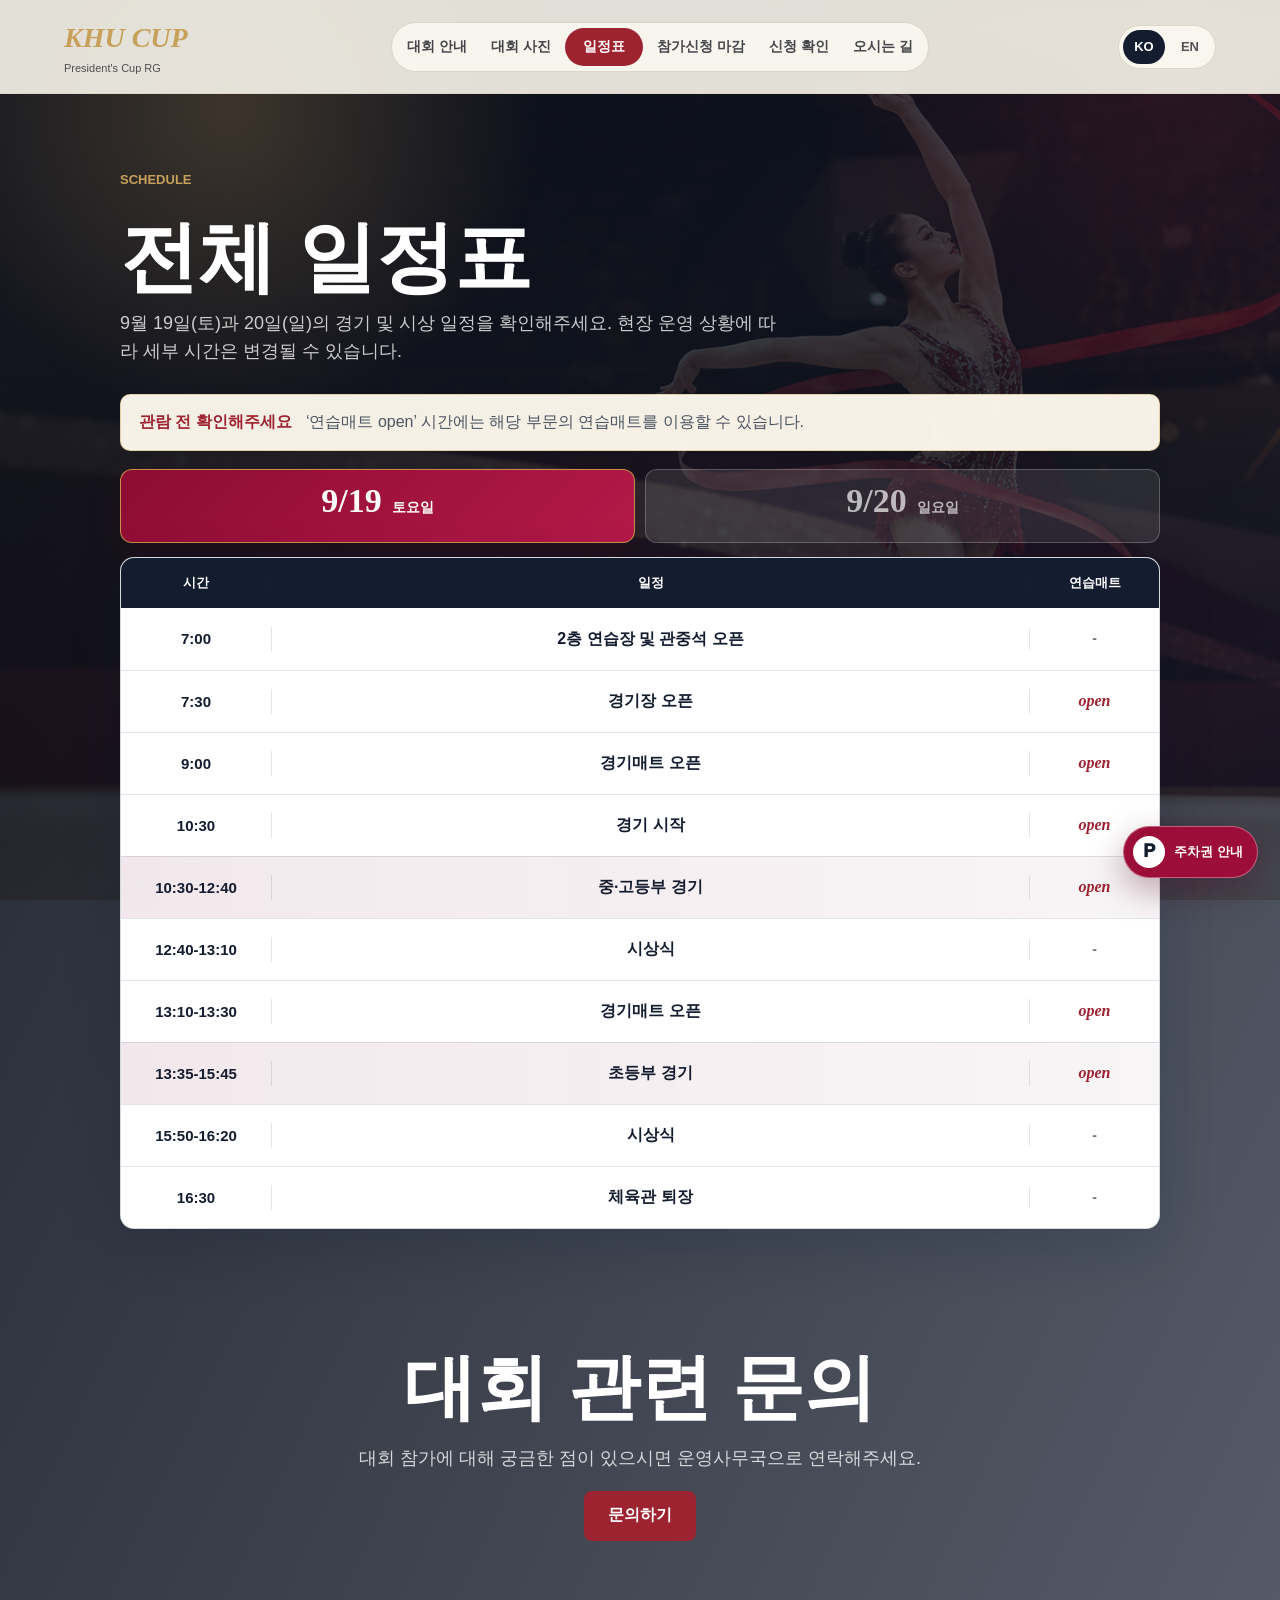
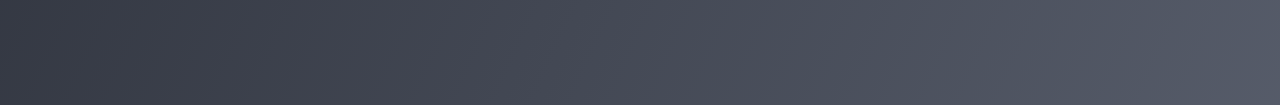
<file: schedule.html>
<!doctype html>
<html lang="ko">
  <head>
    <meta charset="utf-8" />
    <meta name="viewport" content="width=device-width, initial-scale=1" />
    <title>일정표 | 경희대학교 총장배 리듬체조 대회</title>
    <meta name="description" content="경희대학교 총장배 리듬체조 대회 일정표" />
    <meta property="og:type" content="website" />
    <meta property="og:title" content="일정표 | 경희대학교 총장배 리듬체조 대회" />
    <meta property="og:description" content="경희대학교 총장배 리듬체조 대회 전체 일정을 확인합니다." />
    <meta property="og:image" content="https://khurgcup-star.github.io/khu-rg-cup/assets/hero-rg-competition.png?v=2" />
    <meta property="og:image:width" content="6000" />
    <meta property="og:image:height" content="2595" />
    <meta name="twitter:card" content="summary_large_image" />
    <meta name="twitter:image" content="https://khurgcup-star.github.io/khu-rg-cup/assets/hero-rg-competition.png?v=2" />
    <link rel="stylesheet" href="styles.css?v=20260917-parking-popup-v2" />
  </head>
  <body class="soft-page">
    <header class="topbar light">
      <a class="logo" href="index.html" aria-label="홈으로 이동">
        <span class="logo-text">KHU CUP</span>
        <span class="logo-sub">President's Cup RG</span>
      </a>
      <nav class="desktop-nav" aria-label="주요 메뉴">
        <a href="index.html">대회 안내</a>
        <a href="index.html#photos">대회 사진</a>
        <a class="active" href="schedule.html">일정표</a>
        <a href="apply.html">참가신청 마감</a>
        <a href="check.html">신청 확인</a>
        <a href="directions.html">오시는 길</a>
      </nav>
      <button class="menu-button" type="button" data-mobile-menu-button aria-label="메뉴 열기">
        <span></span><span></span><span></span>
      </button>
    </header>

    <nav class="mobile-nav" data-mobile-menu aria-label="모바일 메뉴">
      <a href="index.html">대회 안내</a>
      <a href="index.html#photos">대회 사진</a>
      <a href="schedule.html">일정표</a>
      <a href="apply.html">참가신청 마감</a>
      <a href="check.html">신청 확인</a>
      <a href="directions.html">오시는 길</a>
    </nav>

    <main class="schedule-shell">
      <section class="schedule-hero">
        <p class="eyebrow">Schedule</p>
        <h1>전체 일정표</h1>
        <p>9월 19일(토)과 20일(일)의 경기 및 시상 일정을 확인해주세요. 현장 운영 상황에 따라 세부 시간은 변경될 수 있습니다.</p>
      </section>

      <aside class="schedule-alert" aria-label="일정 확인 안내">
        <strong>관람 전 확인해주세요</strong>
        <span>‘연습매트 open’ 시간에는 해당 부문의 연습매트를 이용할 수 있습니다.</span>
      </aside>

      <section class="schedule-list" aria-label="전체 일정표">
        <div class="public-schedule" data-public-schedule>
          <article class="schedule-row">
            <strong>일정을 불러오는 중입니다.</strong>
            <span>Google Sheet 연동 후 자동 표시됩니다.</span>
          </article>
        </div>
      </section>

      <section class="contact-cta">
        <h2>대회 관련 문의</h2>
        <p>대회 참가에 대해 궁금한 점이 있으시면 운영사무국으로 연락해주세요.</p>
        <a class="btn dark" href="mailto:rg@khu-presidentcup.kr">문의하기</a>
      </section>
    </main>

    <script src="config.js"></script>
    <script src="script.js?v=20260917-parking-popup-v6"></script>
  </body>
</html>
</file>
<file: styles.css>
:root {
  --bg: #f5f1e8;
  --panel: #fffdf8;
  --panel-2: #f9f5ed;
  --ink: #12151c;
  --muted: #6f7480;
  --line: #ded6c7;
  --navy: #141c2f;
  --navy-2: #1f3156;
  --red: #9d2331;
  --gold: #c7a15c;
  --teal: #2d746f;
  --blue: #2f62d4;
  --shadow: 0 24px 70px rgba(17, 24, 39, 0.16);
}

* { box-sizing: border-box; }
html { scroll-behavior: smooth; }
body {
  margin: 0;
  color: var(--ink);
  background: var(--bg);
  font-family: "Pretendard", "Apple SD Gothic Neo", "Malgun Gothic", Arial, sans-serif;
  line-height: 1.55;
}
a { color: inherit; text-decoration: none; }
button, input, select, textarea { font: inherit; }

.topbar {
  position: sticky;
  top: 0;
  z-index: 30;
  display: flex;
  align-items: center;
  justify-content: space-between;
  gap: 18px;
  padding: 16px 5vw;
  background: rgba(20, 28, 47, 0.94);
  color: #fff;
  border-bottom: 1px solid rgba(255, 255, 255, 0.1);
  backdrop-filter: blur(18px);
}
.topbar.light {
  background: rgba(245, 241, 232, 0.92);
  color: var(--ink);
  border-bottom-color: var(--line);
}
.logo { display: grid; gap: 1px; min-width: 138px; }
.logo-text {
  color: var(--gold);
  font-family: Georgia, "Times New Roman", serif;
  font-size: 28px;
  font-style: italic;
  font-weight: 700;
}
.logo-sub {
  color: currentColor;
  font-size: 11px;
  opacity: 0.72;
}
.desktop-nav {
  display: flex;
  align-items: center;
  gap: 4px;
  padding: 5px;
  border: 1px solid rgba(255, 255, 255, 0.12);
  border-radius: 999px;
  background: rgba(255, 255, 255, 0.06);
}
.topbar.light .desktop-nav {
  border-color: var(--line);
  background: rgba(255, 253, 248, 0.76);
}
.desktop-nav a {
  display: grid;
  place-items: center;
  min-height: 38px;
  min-width: 78px;
  padding: 0 10px;
  border-radius: 999px;
  color: currentColor;
  font-size: 14px;
  font-weight: 900;
  opacity: 0.78;
}
.desktop-nav a.active,
.desktop-nav a:hover {
  color: #fff;
  background: var(--red);
  opacity: 1;
}
.language-toggle {
  display: inline-flex;
  align-items: center;
  gap: 4px;
  padding: 4px;
  border: 1px solid rgba(255, 255, 255, 0.14);
  border-radius: 999px;
  background: rgba(255, 255, 255, 0.08);
}
.topbar.light .language-toggle {
  border-color: var(--line);
  background: rgba(255, 253, 248, 0.8);
}
.language-toggle button {
  min-width: 42px;
  min-height: 34px;
  border: 0;
  border-radius: 999px;
  background: transparent;
  color: currentColor;
  cursor: pointer;
  font-size: 13px;
  font-weight: 900;
  opacity: 0.72;
}
.language-toggle button.active {
  color: #fff;
  background: var(--navy);
  opacity: 1;
}
.topbar:not(.light) .language-toggle button.active { background: var(--gold); color: var(--ink); }
.menu-button {
  display: none;
  width: 44px;
  height: 44px;
  border: 0;
  border-radius: 8px;
  background: rgba(255, 255, 255, 0.08);
  padding: 10px;
}
.menu-button span {
  display: block;
  height: 3px;
  margin: 5px 0;
  border-radius: 999px;
  background: currentColor;
}
.mobile-nav {
  display: none;
  padding: 0 20px 16px;
  background: var(--navy);
  color: #fff;
}
.mobile-nav.open { display: grid; }
.mobile-nav a {
  padding: 14px 8px;
  border-bottom: 1px solid rgba(255, 255, 255, 0.12);
  font-weight: 900;
}

.hero {
  position: relative;
  min-height: calc(100vh - 72px);
  display: grid;
  align-items: center;
  overflow: hidden;
  color: #fff;
  background: var(--navy);
}
.hero-image, .hero-overlay {
  position: absolute;
  inset: 0;
  width: 100%;
  height: 100%;
}
.hero-image { object-fit: cover; opacity: 0.9; }
.hero-overlay {
  background:
    radial-gradient(circle at 78% 26%, rgba(199, 161, 92, 0.24), transparent 34%),
    linear-gradient(90deg, rgba(12, 16, 27, 0.94) 0%, rgba(20, 28, 47, 0.72) 50%, rgba(20, 28, 47, 0.18) 100%),
    linear-gradient(0deg, rgba(12, 16, 27, 0.94), transparent 62%);
}
.hero-inner {
  position: relative;
  z-index: 1;
  width: min(1180px, calc(100% - 48px));
  margin: 0 auto;
  padding: 46px 0 52px;
  display: grid;
  justify-items: center;
  text-align: center;
}
.eyebrow {
  margin: 0 0 14px;
  color: var(--gold);
  font-size: 13px;
  font-weight: 900;
  letter-spacing: 0;
  text-transform: uppercase;
}
.hero h1, .section h2, .check-card h1, .contact-cta h2 {
  margin: 0;
  line-height: 1.08;
  letter-spacing: 0;
}
.hero h1 {
  max-width: 820px;
  font-size: clamp(44px, 7vw, 90px);
}
.hero .hero-title {
  font-size: clamp(26px, 7vw, 90px);
}
.hero-title span {
  display: block;
  white-space: nowrap;
}
.hero-copy {
  max-width: 680px;
  margin: 22px auto 0;
  color: rgba(255, 255, 255, 0.82);
  font-size: 19px;
}
.hero-actions {
  display: flex;
  flex-wrap: wrap;
  justify-content: center;
  gap: 12px;
  margin-top: 32px;
}
.btn {
  display: inline-flex;
  align-items: center;
  justify-content: center;
  min-height: 50px;
  padding: 0 24px;
  border: 0;
  border-radius: 8px;
  cursor: pointer;
  font-weight: 900;
}
.btn.primary, .btn.dark { color: #fff; background: var(--red); }
.btn.outline {
  color: var(--navy);
  border: 1px solid var(--line);
  background: var(--panel);
}
.btn.ghost {
  color: #fff;
  border: 1px solid rgba(255, 255, 255, 0.42);
  background: rgba(255, 255, 255, 0.09);
}
.btn[disabled] { background: #b9b2b6; cursor: not-allowed; }
.hero-panel {
  display: grid;
  grid-template-columns: repeat(3, 1fr);
  gap: 12px;
  max-width: 920px;
  width: 100%;
  margin: 52px auto 0;
  text-align: left;
}
.hero-panel article {
  min-height: 126px;
  padding: 20px;
  border: 1px solid rgba(255, 255, 255, 0.16);
  border-radius: 8px;
  background: rgba(255, 255, 255, 0.09);
  backdrop-filter: blur(14px);
}
.hero-panel span,
.hero-panel small {
  display: block;
  color: rgba(255, 255, 255, 0.64);
}
.hero-panel strong {
  display: block;
  margin: 8px 0;
  color: #fff;
  font-size: 22px;
}

.summary-band {
  display: grid;
  grid-template-columns: repeat(4, 1fr);
  background: var(--panel);
  border-bottom: 1px solid var(--line);
}
.summary-band article {
  min-height: 112px;
  padding: 26px 5vw;
  border-right: 1px solid var(--line);
}
.summary-band article:last-child { border-right: 0; }
.summary-band span {
  display: block;
  color: var(--muted);
  font-size: 13px;
}
.summary-band strong {
  display: block;
  margin-top: 7px;
  color: var(--navy);
  font-size: 20px;
}
.section {
  width: min(1120px, calc(100% - 48px));
  margin: 0 auto;
  padding: 86px 0;
}
#photos { scroll-margin-top: 84px; }
.competition-photo-section {
  display: grid;
  gap: 34px;
}
.competition-photo-heading {
  display: grid;
  grid-template-columns: 0.82fr 1.18fr;
  gap: 56px;
  align-items: end;
}
.competition-photo-heading > p {
  max-width: 620px;
  margin: 0;
  color: var(--muted);
  font-size: 17px;
}
.competition-photo-grid {
  display: grid;
  grid-template-columns: 1.65fr 1fr 1fr;
  gap: 14px;
}
.competition-photo-card {
  min-height: 320px;
  overflow: hidden;
  margin: 0;
  border: 1px solid var(--line);
  border-radius: 12px;
  background: var(--panel);
  box-shadow: var(--shadow);
}
.competition-photo-card.featured {
  position: relative;
}
.competition-photo-card.featured img {
  width: 100%;
  height: 100%;
  min-height: 320px;
  object-fit: cover;
}
.competition-photo-card.featured::after {
  position: absolute;
  inset: 45% 0 0;
  background: linear-gradient(transparent, rgba(12, 16, 27, 0.88));
  content: "";
}
.competition-photo-card figcaption {
  position: absolute;
  z-index: 1;
  right: 24px;
  bottom: 22px;
  left: 24px;
  color: #fff;
}
.competition-photo-card figcaption span,
.competition-photo-card figcaption strong {
  display: block;
}
.competition-photo-card figcaption span,
.competition-photo-card.upcoming > span {
  color: var(--gold);
  font-size: 12px;
  font-weight: 900;
  letter-spacing: 0.04em;
}
.competition-photo-card figcaption strong {
  margin-top: 6px;
  font-size: 25px;
}
.competition-photo-card.upcoming {
  display: flex;
  flex-direction: column;
  justify-content: end;
  padding: 26px;
  background:
    radial-gradient(circle at 80% 14%, rgba(199, 161, 92, 0.22), transparent 34%),
    linear-gradient(145deg, var(--navy), var(--navy-2));
  color: #fff;
}
.competition-photo-card.upcoming strong {
  margin-top: 12px;
  font-size: 24px;
}
.competition-photo-card.upcoming p {
  margin: 10px 0 0;
  color: rgba(255, 255, 255, 0.7);
}
.two-col, .data-section {
  display: grid;
  grid-template-columns: 0.82fr 1.18fr;
  gap: 56px;
  align-items: start;
}
.section h2 { font-size: clamp(32px, 4vw, 54px); }
.section-copy {
  max-width: 460px;
  margin: 20px 0 0;
  color: var(--muted);
}
.section-actions {
  display: flex;
  flex-wrap: wrap;
  gap: 10px;
  margin-top: 28px;
}
.feature-grid {
  display: grid;
  grid-template-columns: repeat(2, 1fr);
  gap: 16px;
}
.feature-card, .status-sample {
  min-height: 190px;
  padding: 28px;
  border: 1px solid var(--line);
  border-radius: 8px;
  background: var(--panel);
  box-shadow: var(--shadow);
}
.feature-card {
  position: relative;
  overflow: hidden;
}
.feature-card::before {
  position: absolute;
  left: 0;
  top: 0;
  width: 5px;
  height: 100%;
  background: var(--gold);
  content: "";
}
.feature-card strong {
  display: block;
  margin-bottom: 14px;
  color: var(--navy);
  font-size: 24px;
}
.feature-card span, .data-section p { color: var(--muted); }
.prep-grid {
  display: grid;
  grid-template-columns: repeat(2, minmax(0, 1fr));
  gap: 14px;
}
.prep-grid article {
  min-height: 188px;
  padding: 24px;
  border: 1px solid var(--line);
  border-radius: 8px;
  background: var(--panel);
  box-shadow: var(--shadow);
}
.prep-grid strong {
  display: block;
  color: var(--navy);
  font-size: 22px;
}
.prep-grid ul {
  display: grid;
  gap: 8px;
  padding: 0;
  margin: 16px 0 0;
  list-style: none;
}
.prep-grid li {
  position: relative;
  padding-left: 18px;
  color: var(--muted);
}
.prep-grid li::before {
  position: absolute;
  top: 0.75em;
  left: 0;
  width: 6px;
  height: 6px;
  border-radius: 50%;
  background: var(--gold);
  content: "";
}
.apply-guide-section {
  display: grid;
  grid-template-columns: 0.82fr 1.18fr;
  gap: 56px;
  align-items: start;
}
.apply-flow {
  display: grid;
  grid-template-columns: repeat(2, minmax(0, 1fr));
  gap: 14px;
  padding: 0;
  margin: 0;
  list-style: none;
}
.apply-flow li {
  min-height: 170px;
  padding: 24px;
  border: 1px solid var(--line);
  border-radius: 8px;
  background: var(--panel);
  box-shadow: var(--shadow);
}
.apply-flow span {
  display: inline-flex;
  align-items: center;
  justify-content: center;
  min-width: 42px;
  height: 30px;
  border-radius: 999px;
  color: var(--navy);
  background: #efe3c8;
  font-size: 13px;
  font-weight: 900;
}
.apply-flow strong {
  display: block;
  margin-top: 16px;
  color: var(--navy);
  font-size: 22px;
}
.apply-flow p {
  margin: 10px 0 0;
  color: var(--muted);
}
.status {
  display: inline-flex;
  padding: 8px 18px;
  border-radius: 999px;
  font-weight: 900;
}
.status.confirmed { color: #fff; background: var(--blue); }
.status.pending { color: #5f4305; background: #f4dfad; }
.status.review { color: #fff; background: var(--red); }
.status-sample h3 { margin: 18px 0 16px; font-size: 30px; }
.status-sample dl {
  display: grid;
  gap: 12px;
  margin: 0;
}
.status-sample div {
  display: grid;
  grid-template-columns: 88px 1fr;
  gap: 16px;
}
.status-sample dt { color: var(--muted); }
.status-sample dd { margin: 0; font-weight: 900; }
.status-flow {
  display: flex;
  flex-wrap: wrap;
  gap: 8px;
  margin-top: 24px;
}
.status-flow span {
  display: inline-flex;
  align-items: center;
  min-height: 36px;
  padding: 0 13px;
  border: 1px solid var(--line);
  border-radius: 999px;
  color: var(--navy);
  background: var(--panel);
  font-size: 13px;
  font-weight: 900;
}

.notice-section,
.resource-section {
  display: grid;
  grid-template-columns: 0.72fr 1.28fr;
  gap: 42px;
  align-items: start;
}
.notice-grid {
  display: grid;
  grid-template-columns: repeat(2, minmax(0, 1fr));
  gap: 14px;
}
.notice-item {
  min-height: 164px;
  padding: 24px;
  border: 1px solid var(--line);
  border-radius: 8px;
  background: var(--panel);
  box-shadow: var(--shadow);
}
.notice-item.important {
  border-color: rgba(157, 35, 49, 0.32);
  background: #fff6f2;
}
.notice-item strong {
  display: block;
  color: var(--navy);
  font-size: 21px;
  line-height: 1.25;
}
.notice-item p {
  margin: 12px 0 0;
  color: var(--muted);
}
.resource-list {
  display: grid;
  grid-template-columns: repeat(2, minmax(0, 1fr));
  gap: 12px;
}
.resource-list.compact {
  grid-template-columns: repeat(3, minmax(0, 1fr));
}
.resource-list a {
  display: grid;
  gap: 8px;
  min-height: 116px;
  padding: 22px;
  border: 1px solid var(--line);
  border-radius: 8px;
  background: var(--panel);
  box-shadow: 0 12px 34px rgba(17, 24, 39, 0.08);
}
.resource-list a:hover {
  border-color: rgba(157, 35, 49, 0.36);
}
.resource-list strong {
  color: var(--navy);
  font-size: 20px;
}
.resource-list span {
  color: var(--muted);
}

.footer {
  display: grid;
  place-items: center;
  gap: 24px;
  padding: 92px 24px;
  background: var(--navy);
  color: #fff;
  text-align: center;
}
.footer strong { font-size: clamp(44px, 8vw, 84px); line-height: 1.1; }
.contact-footer > p {
  max-width: 680px;
  margin: -8px 0 0;
  color: rgba(255, 255, 255, 0.76);
  font-size: 17px;
}
.contact-details {
  display: grid;
  gap: 10px;
  width: min(720px, 100%);
  padding: 24px;
  border: 1px solid rgba(255, 255, 255, 0.18);
  border-radius: 12px;
  background: rgba(255, 255, 255, 0.08);
  text-align: left;
}
.contact-details p {
  margin: 0;
  line-height: 1.5;
}
.contact-details p:first-child {
  display: flex;
  flex-wrap: wrap;
  gap: 8px 14px;
  padding-bottom: 10px;
  border-bottom: 1px solid rgba(255, 255, 255, 0.14);
}
.contact-details span {
  color: var(--gold);
  font-weight: 900;
}
.contact-details a {
  color: #fff;
  text-decoration: underline;
  text-underline-offset: 3px;
}

.soft-page {
  min-height: 100vh;
  background:
    linear-gradient(115deg, rgba(10, 14, 24, 0.9), rgba(20, 28, 47, 0.72)),
    url("assets/hero-rg-competition.png") center / cover fixed;
}
.soft-page::before {
  position: fixed;
  inset: 0;
  pointer-events: none;
  background:
    radial-gradient(circle at 18% 12%, rgba(199, 161, 92, 0.24), transparent 24%),
    radial-gradient(circle at 92% 8%, rgba(157, 35, 49, 0.2), transparent 26%);
  content: "";
}
.app-shell, .check-shell {
  position: relative;
  z-index: 1;
  width: min(960px, calc(100% - 48px));
  margin: 0 auto;
  padding: 36px 0 82px;
}
.mode-tabs {
  display: grid;
  grid-template-columns: repeat(auto-fit, minmax(150px, 1fr));
  gap: 8px;
  margin-bottom: 18px;
}
.mode-tabs a {
  display: grid;
  place-items: center;
  min-height: 50px;
  border: 1px solid rgba(255, 255, 255, 0.18);
  border-radius: 999px;
  background: rgba(255, 255, 255, 0.12);
  color: rgba(255, 255, 255, 0.72);
  font-weight: 900;
  backdrop-filter: blur(14px);
}
.mode-tabs a.selected {
  color: var(--ink);
  background: var(--gold);
  border-color: var(--gold);
}
.wizard-card {
  position: relative;
  display: grid;
  grid-template-columns: 1fr;
  grid-template-areas:
    "banner"
    "steps"
    "body"
    "actions"
    "message";
  gap: 0;
  min-height: 620px;
  overflow: hidden;
  padding: 0;
  border: 1px solid rgba(255, 255, 255, 0.2);
  border-radius: 22px;
  background: rgba(255, 253, 248, 0.96);
  box-shadow: 0 34px 90px rgba(0, 0, 0, 0.34);
  backdrop-filter: blur(16px);
}
.wizard-card::before {
  grid-area: banner;
  display: block;
  padding: 22px 30px;
  color: #fff;
  background: linear-gradient(90deg, var(--navy), var(--navy-2));
  font-size: 14px;
  font-weight: 900;
  letter-spacing: 0;
  content: "KHU President's Cup RG Registration";
}
.application-closed {
  grid-template-rows: auto 1fr;
  grid-template-areas:
    "banner"
    "closed";
  min-height: 500px;
}
.application-closed::before {
  content: "KHU President's Cup RG Registration Closed";
}
.application-closed-content {
  grid-area: closed;
  display: grid;
  place-items: center;
  align-content: center;
  gap: 14px;
  padding: 64px 28px;
  text-align: center;
}
.application-closed-content h1,
.application-closed-content p {
  margin: 0;
}
.application-closed-content h1 {
  color: var(--navy);
  font-size: clamp(30px, 5vw, 48px);
}
.application-closed-content p {
  max-width: 680px;
  color: var(--muted);
  line-height: 1.75;
}
.application-closed-content .btn {
  margin-top: 14px;
}
.stepper {
  grid-area: steps;
  display: grid;
  grid-template-columns: repeat(5, minmax(0, 1fr));
  gap: 0;
  padding: 18px 28px;
  margin: 0;
  list-style: none;
  border: 0;
  border-bottom: 1px solid var(--line);
  border-radius: 0;
  background: var(--panel);
  color: var(--muted);
}
.stepper li {
  position: relative;
  display: grid;
  grid-template-columns: 1fr;
  justify-items: center;
  align-items: center;
  gap: 8px;
  min-height: 58px;
  padding: 0 4px;
  border-radius: 0;
  color: var(--muted);
  text-align: center;
  font-size: 12px;
}
.stepper li::before {
  position: absolute;
  top: 17px;
  left: -50%;
  width: 100%;
  height: 2px;
  background: var(--line);
  content: "";
}
.stepper li:first-child::before { display: none; }
.stepper span {
  position: relative;
  z-index: 1;
  display: grid;
  place-items: center;
  width: 34px;
  height: 34px;
  border: 2px solid var(--line);
  border-radius: 50%;
  background: var(--panel);
  font-weight: 900;
}
.stepper small { font-size: 12px; font-weight: 900; }
.stepper li.active {
  color: var(--red);
  background: transparent;
}
.stepper li.active span {
  color: #fff;
  border-color: var(--red);
  background: var(--red);
}
.stepper li.done { color: var(--teal); }
.stepper li.done::before { background: var(--teal); }
.stepper li.done span {
  color: #fff;
  border-color: var(--teal);
  background: var(--teal);
  font-size: 0;
}
.stepper li.done span::after {
  content: "✓";
  font-size: 15px;
}
.wizard-step {
  grid-area: body;
  display: none;
  min-height: 390px;
  padding: 44px min(7vw, 70px) 10px;
}
.wizard-step.active { display: block; }
.wizard-step h1, .check-card h1 {
  margin: 0 0 30px;
  color: var(--navy);
  font-size: 30px;
  line-height: 1.2;
}
.wizard-step h2 {
  margin: 30px 0 18px;
  padding-bottom: 12px;
  border-bottom: 1px solid var(--line);
  color: var(--navy);
  font-size: 16px;
}
.step-intro {
  max-width: 580px;
  margin: -18px 0 26px;
  color: var(--muted);
  font-size: 15px;
}
.choice-grid {
  display: grid;
  gap: 14px;
  max-width: 780px;
}
.choice-grid.two,
.choice-grid.three,
.choice-grid.four {
  grid-template-columns: repeat(2, minmax(0, 1fr));
}
.choice-grid.three {
  grid-template-columns: repeat(3, minmax(0, 1fr));
}
.choice-card {
  position: relative;
  display: grid;
  grid-template-columns: 48px 1fr;
  align-items: center;
  gap: 14px;
  min-height: 118px;
  padding: 18px;
  border: 1px solid var(--line);
  border-radius: 12px;
  background: #fff;
  cursor: pointer;
  box-shadow: 0 1px 0 rgba(17, 24, 39, 0.04);
  transition: border-color 160ms ease, box-shadow 160ms ease, background 160ms ease;
}
.choice-card.text-left {
  justify-items: stretch;
  place-items: center stretch;
}
.choice-card:hover {
  border-color: rgba(20, 28, 47, 0.32);
  box-shadow: 0 14px 30px rgba(17, 24, 39, 0.08);
}
.choice-card input {
  position: absolute;
  opacity: 0;
  pointer-events: none;
}
.choice-card:has(input:checked) {
  border-color: var(--red);
  background: #fff7f1;
  box-shadow: 0 0 0 3px rgba(157, 35, 49, 0.1);
}
.choice-card strong {
  grid-column: 2;
  color: var(--navy);
  font-size: 19px;
}
.choice-card span:not(.choice-icon):not(.korean-flag) {
  grid-column: 2;
  color: var(--muted);
  font-size: 14px;
}
.choice-icon {
  grid-column: 1;
  grid-row: 1 / span 2;
  display: grid;
  place-items: center;
  width: 46px;
  height: 46px;
  margin: 0;
  border-radius: 50%;
  color: var(--navy);
  background: #f1eadc;
  font-size: 13px;
  font-weight: 900;
}
.choice-card:has(input:checked) .choice-icon {
  color: #fff;
  background: var(--red);
}
.korean-flag {
  grid-column: 1;
  grid-row: 1 / span 2;
  width: 28px;
  height: 28px;
  margin: 0 auto;
  border-radius: 50%;
  background: linear-gradient(135deg, #d92e3b 0 50%, #154aa9 51% 100%);
}
.form-grid {
  display: grid;
  grid-template-columns: repeat(2, 1fr);
  gap: 18px;
}
.form-grid.three {
  grid-template-columns: repeat(3, 1fr);
}
.form-grid label, .lookup-row input {
  display: grid;
  gap: 8px;
  color: var(--navy);
  font-weight: 900;
}
.member-section-head {
  display: flex;
  justify-content: space-between;
  gap: 18px;
  align-items: start;
  margin-bottom: 16px;
  border-bottom: 1px solid var(--line);
}
.member-section-head h2 {
  margin: 0 0 8px;
  padding: 0;
  border: 0;
}
.member-section-head .helper {
  margin: 0 0 14px;
}
.add-member-button {
  flex: 0 0 auto;
  padding-top: 2px;
  color: var(--red);
}
.member-list {
  display: grid;
  gap: 16px;
}
.athlete-card {
  display: grid;
  gap: 14px;
  padding: 18px;
  border: 1px solid var(--line);
  border-radius: 12px;
  background: #fff;
}
.athlete-card.optional-athlete {
  border-style: dashed;
  background: #fbfcff;
}
.member-index {
  color: var(--muted);
  font-size: 15px;
}
.custom-event-list {
  display: grid;
  gap: 14px;
  margin-bottom: 14px;
}
.group-event-detail {
  margin-top: 18px;
  padding: 18px;
  border: 1px solid var(--line);
  border-radius: 10px;
  background: #fff;
}
.group-event-detail .helper {
  margin: 0;
}
.custom-event-row {
  display: grid;
  gap: 8px;
  color: var(--navy);
  font-weight: 900;
}
.add-event-button {
  width: fit-content;
  min-height: 46px;
  padding: 0 18px;
  cursor: pointer;
  font-weight: 900;
}
.wide { grid-column: 1 / -1; }
input, textarea {
  width: 100%;
  min-height: 54px;
  padding: 14px 16px;
  border: 1px solid var(--line);
  border-radius: 8px;
  background: #fff;
  color: var(--ink);
  outline: none;
}
input:focus, textarea:focus {
  border-color: var(--blue);
  box-shadow: 0 0 0 3px rgba(47, 98, 212, 0.12);
}
.event-block { margin-bottom: 30px; }
.entry-type-choice { margin-top: 34px; }
.media-cost-notice {
  margin: 24px 0;
  padding: 18px 20px;
  border: 1px solid rgba(157, 35, 49, 0.24);
  border-radius: 10px;
  background: #fff6f2;
}
.media-cost-notice strong {
  display: block;
  color: var(--red);
  font-size: 17px;
}
.media-cost-notice p {
  margin: 7px 0 0;
  color: var(--muted);
}
.option-price-tag {
  display: inline-flex;
  align-items: center;
  min-height: 26px;
  padding: 0 10px;
  margin-left: 7px;
  border-radius: 999px;
  color: #fff;
  background: var(--red);
  font-size: 11px;
  vertical-align: middle;
}
.event-subtitle {
  margin: 20px 0 10px;
  color: var(--ink);
  font-size: 15px;
  font-weight: 900;
}
.pill-group {
  display: flex;
  flex-wrap: wrap;
  gap: 10px;
  margin: 10px 0 18px;
}
.pill-group label {
  display: inline-flex;
  align-items: center;
  gap: 9px;
  min-height: 42px;
  padding: 0 14px;
  border: 1px solid var(--line);
  border-radius: 8px;
  background: #fff;
  color: #4d5565;
  cursor: pointer;
}
.pill-group input {
  flex: 0 0 18px;
  width: 18px;
  height: 18px;
  min-height: 18px;
  padding: 0;
  margin: 0;
  accent-color: var(--blue);
}
.pill-group label:has(input:checked) {
  color: #fff;
  background: var(--navy-2);
  border-color: var(--navy-2);
}
.dynamic-options {
  display: grid;
  grid-template-columns: repeat(2, minmax(0, 1fr));
  gap: 10px;
  min-height: 48px;
  padding: 2px 0;
}
.empty-options {
  display: inline-flex;
  align-items: center;
  min-height: 42px;
  padding: 0 14px;
  border: 1px dashed var(--line);
  border-radius: 8px;
  color: var(--muted);
  background: rgba(255, 255, 255, 0.64);
}
.selected-events-summary {
  margin-bottom: 26px;
  padding: 18px;
  border: 1px solid var(--line);
  border-radius: 12px;
  background: #fff;
}
.selected-events-summary h2 {
  margin: 0 0 12px;
  padding: 0;
  border: 0;
}
.selected-event-list {
  display: grid;
  grid-template-columns: repeat(2, minmax(0, 1fr));
  gap: 10px;
}
.selected-event-card {
  padding: 13px 14px;
  border: 1px solid var(--line);
  border-radius: 10px;
  background: var(--panel-2);
}
.selected-event-card strong,
.selected-event-card span {
  display: block;
}
.selected-event-card strong {
  color: var(--navy);
  font-size: 15px;
}
.selected-event-card span {
  margin-top: 3px;
  color: var(--muted);
  font-size: 13px;
}
.media-option {
  display: grid !important;
  grid-template-columns: 28px 1fr;
  align-items: center;
  gap: 12px !important;
  min-height: 62px !important;
  padding: 12px 14px !important;
  border: 1px solid var(--line) !important;
  border-radius: 10px !important;
  background: #fff !important;
  color: var(--ink) !important;
}
.media-option input {
  position: absolute;
  opacity: 0;
  pointer-events: none;
}
.media-option-check {
  display: grid;
  place-items: center;
  width: 24px;
  height: 24px;
  border: 2px solid var(--line);
  border-radius: 7px;
  background: #fff;
}
.media-option-copy {
  display: grid;
  gap: 2px;
}
.media-option-copy strong {
  color: var(--navy);
  font-size: 15px;
}
.media-option-copy small {
  color: var(--muted);
  font-size: 12px;
  line-height: 1.35;
}
.media-option:has(input:checked) {
  border-color: var(--navy) !important;
  background: #eef2fb !important;
}
.media-option:has(input:checked) .media-option-check {
  border-color: var(--navy);
  background: var(--navy);
}
.media-option:has(input:checked) .media-option-check::after {
  color: #fff;
  content: "✓";
  font-size: 15px;
  font-weight: 900;
}
.apparatus-grid {
  display: grid;
  grid-template-columns: repeat(3, 1fr);
  gap: 14px;
}
.apparatus-grid label {
  display: grid;
  grid-template-columns: 22px 1fr;
  grid-template-areas: "box title" "box desc";
  gap: 2px 12px;
  min-height: 82px;
  padding: 18px;
  border: 1px solid var(--line);
  border-radius: 8px;
  background: #fff;
  cursor: pointer;
}
.apparatus-grid input {
  grid-area: box;
  width: 18px;
  height: 18px;
  min-height: 18px;
  padding: 0;
  margin-top: 4px;
  accent-color: var(--blue);
}
.apparatus-grid strong { grid-area: title; color: var(--navy); }
.apparatus-grid span { grid-area: desc; color: var(--muted); font-size: 13px; }
.apparatus-grid label:has(input:checked) {
  border-color: var(--red);
  box-shadow: 0 0 0 3px rgba(157, 35, 49, 0.1);
}
.apparatus-grid.dreamer-free-grid {
  grid-template-columns: repeat(6, minmax(0, 1fr));
  gap: 10px;
}
.apparatus-grid.dreamer-free-grid label {
  grid-template-columns: 18px minmax(0, 1fr);
  min-height: 72px;
  padding: 12px;
  gap: 2px 9px;
}
.apparatus-grid.dreamer-free-grid input {
  margin-top: 2px;
}
.apparatus-grid.dreamer-free-grid strong {
  min-width: 0;
  font-size: 14px;
  overflow-wrap: anywhere;
}
.apparatus-grid.dreamer-free-grid span {
  font-size: 12px;
  white-space: nowrap;
}
.helper { color: var(--muted); }
.pledge-download {
  display: flex;
  align-items: center;
  justify-content: space-between;
  gap: 18px;
  padding: 18px;
  margin: 12px 0 18px;
  border: 1px solid var(--line);
  border-radius: 8px;
  background: #fff;
}
.pledge-download strong {
  display: block;
  color: var(--navy);
  margin-bottom: 6px;
}
.pledge-download .helper {
  margin: 0;
}
.file-drop {
  display: grid;
  place-items: center;
  min-height: 136px;
  border: 2px dashed var(--line);
  border-radius: 8px;
  color: var(--muted);
  background: #fff;
  cursor: pointer;
}
.file-drop.dragging {
  border-color: var(--red);
  background: rgba(157, 35, 49, 0.06);
}
.file-drop input { display: none; }
.file-drop span { color: var(--navy); font-weight: 900; }
.agreement-panel {
  display: grid;
  gap: 14px;
  padding: 24px;
  border: 1px solid var(--line);
  border-radius: 8px;
  background: #fff;
}
.agreement-panel label {
  display: flex;
  gap: 10px;
  align-items: flex-start;
  color: var(--navy);
  font-weight: 800;
}
.agreement-panel input { width: 18px; min-height: 18px; }
.receipt-preview {
  margin-top: 20px;
  padding: 22px;
  border-left: 5px solid var(--gold);
  border-radius: 8px;
  background: var(--panel-2);
  color: var(--muted);
}
.receipt-preview strong { color: var(--navy); }
.wizard-actions {
  grid-area: actions;
  display: flex;
  justify-content: space-between;
  align-items: center;
  gap: 16px;
  margin: 24px min(7vw, 70px) 0;
  padding: 24px 0 32px;
  border-top: 1px solid var(--line);
}
.link-button {
  border: 0;
  background: transparent;
  color: var(--muted);
  cursor: pointer;
  font-weight: 900;
}
[hidden],
.hidden { display: none !important; }
.form-message {
  grid-area: message;
  min-height: 24px;
  margin: 0 min(7vw, 70px) 26px;
  color: var(--red);
  font-weight: 900;
}

.check-shell { max-width: 1040px; }
.check-card {
  padding: 50px;
  border: 1px solid var(--line);
  border-radius: 14px;
  background: rgba(255, 253, 248, 0.92);
  box-shadow: var(--shadow);
}
.lookup-row {
  display: grid;
  grid-template-columns: 1fr 150px;
  gap: 14px;
  align-items: stretch;
}
.lookup-results {
  display: grid;
  gap: 16px;
  margin-top: 28px;
}
.result-card {
  padding: 28px;
  border: 1px solid var(--line);
  border-radius: 8px;
  background: #fff;
}
.result-head {
  display: flex;
  justify-content: space-between;
  gap: 18px;
  align-items: flex-start;
  margin-bottom: 18px;
}
.result-head h2 { margin: 0; color: var(--navy); font-size: 28px; }
.result-card dl {
  display: grid;
  grid-template-columns: repeat(2, 1fr);
  gap: 14px 24px;
  margin: 0;
}
.result-card dt { color: var(--muted); }
.result-card dd { margin: 2px 0 0; font-weight: 900; }
.personal-schedule {
  display: grid;
  gap: 10px;
  margin-top: 24px;
  padding-top: 18px;
  border-top: 1px solid var(--line);
}
.personal-schedule h3 {
  margin: 0 0 4px;
  color: var(--navy);
  font-size: 18px;
}
.schedule-row {
  display: grid;
  gap: 3px;
  padding: 13px 14px;
  border: 1px solid var(--line);
  border-radius: 8px;
  background: var(--panel-2);
}
.schedule-row strong {
  color: var(--navy);
}
.schedule-row span {
  color: var(--muted);
  font-size: 13px;
}
.schedule-shell {
  width: min(100% - 40px, 1040px);
  margin: 0 auto;
  padding: 76px 0 96px;
}
.schedule-hero {
  display: grid;
  gap: 12px;
  margin-bottom: 28px;
}
.schedule-hero h1 {
  margin: 0;
  color: var(--navy);
  font-size: clamp(44px, 7vw, 78px);
  line-height: 1.05;
}
.schedule-hero p:not(.eyebrow) {
  max-width: 660px;
  margin: 0;
  color: var(--muted);
  font-size: 18px;
}
.schedule-list {
  display: grid;
  gap: 16px;
}
.schedule-alert {
  display: flex;
  align-items: center;
  gap: 14px;
  margin-bottom: 18px;
  padding: 15px 18px;
  border: 1px solid rgba(194, 155, 75, 0.38);
  border-radius: 10px;
  background: rgba(255, 250, 238, 0.96);
  color: var(--navy);
}
.schedule-alert strong {
  flex: 0 0 auto;
  color: var(--red);
}
.schedule-alert span {
  color: #4b5563;
}
.public-schedule {
  display: grid;
  gap: 0;
}
.schedule-tabs {
  display: grid;
  grid-template-columns: repeat(2, minmax(0, 1fr));
  gap: 10px;
  margin-bottom: 14px;
}
.schedule-tab {
  display: flex;
  align-items: baseline;
  justify-content: center;
  gap: 10px;
  min-height: 74px;
  padding: 14px 20px;
  border: 1px solid rgba(255, 255, 255, 0.22);
  border-radius: 12px;
  background: rgba(255, 255, 255, 0.09);
  color: rgba(255, 255, 255, 0.68);
  cursor: pointer;
  transition: transform 160ms ease, background 160ms ease, color 160ms ease;
}
.schedule-tab:hover {
  transform: translateY(-2px);
  color: #fff;
}
.schedule-tab.active {
  border-color: rgba(210, 169, 78, 0.82);
  background: linear-gradient(135deg, #8d0c31, #b31948);
  color: #fff;
  box-shadow: 0 14px 34px rgba(70, 3, 25, 0.24);
}
.schedule-tab:nth-child(2).active {
  background: linear-gradient(135deg, #102e56, #164b7f);
}
.schedule-tab strong {
  font-family: Georgia, "Times New Roman", serif;
  font-size: 34px;
  line-height: 1;
}
.schedule-tab span {
  font-size: 14px;
  font-weight: 900;
}
.schedule-day-panel {
  overflow: hidden;
  border: 1px solid rgba(20, 48, 83, 0.16);
  border-radius: 14px;
  background: rgba(255, 255, 255, 0.98);
  box-shadow: 0 18px 54px rgba(8, 22, 42, 0.18);
}
.schedule-table-head,
.public-schedule-row {
  display: grid;
  grid-template-columns: 150px minmax(0, 1fr) 130px;
  align-items: center;
}
.schedule-table-head {
  min-height: 50px;
  background: var(--navy);
  color: #fff;
  font-size: 13px;
  font-weight: 900;
  text-align: center;
}
.schedule-table-head span,
.public-schedule-row > * {
  padding-right: 16px;
  padding-left: 16px;
}
.schedule-table-head span + span,
.public-schedule-row > * + * {
  border-left: 1px solid rgba(20, 48, 83, 0.12);
}
.schedule-table-body {
  display: grid;
}
.public-schedule-row {
  min-height: 62px;
  border-top: 1px solid rgba(20, 48, 83, 0.12);
  background: #fff;
  text-align: center;
}
.public-schedule-row:first-child {
  border-top: 0;
}
.public-schedule-row.is-highlight {
  background: linear-gradient(90deg, rgba(143, 15, 53, 0.08), rgba(143, 15, 53, 0.025));
}
.public-schedule-row time {
  color: var(--navy);
  font-size: 15px;
  font-weight: 900;
}
.public-schedule-row strong {
  display: block;
  color: var(--navy);
  font-size: 16px;
}
.public-schedule-row small {
  display: block;
  margin-top: 3px;
  color: var(--muted);
}
.public-schedule-row .schedule-note {
  color: var(--muted);
  font-size: 14px;
  font-weight: 800;
}
.public-schedule-row .schedule-note.is-open {
  color: var(--red);
  font-family: Georgia, "Times New Roman", serif;
  font-size: 16px;
  font-style: italic;
}
.contact-cta {
  margin-top: 52px;
  padding: 68px 24px;
  color: var(--navy);
  text-align: center;
}
.contact-cta h2 { font-size: clamp(42px, 8vw, 72px); }
.contact-cta p { color: var(--muted); font-size: 18px; }

.schedule-docs {
  display: grid;
  gap: 20px;
  margin-top: 34px;
  padding: 34px;
  border: 1px solid rgba(255, 255, 255, 0.18);
  border-radius: 14px;
  background: rgba(255, 253, 248, 0.94);
  box-shadow: var(--shadow);
}
.schedule-docs h2 {
  margin: 0;
  color: var(--navy);
  font-size: clamp(28px, 4vw, 42px);
  line-height: 1.12;
}
.schedule-docs p {
  max-width: 720px;
  margin: 8px 0 0;
  color: var(--muted);
}
.schedule-note-actions {
  display: flex;
  flex-wrap: wrap;
  gap: 10px;
}

body.parking-modal-open {
  overflow: hidden;
}
.parking-quick-button {
  position: fixed;
  right: 22px;
  bottom: 22px;
  z-index: 850;
  display: flex;
  align-items: center;
  gap: 9px;
  padding: 9px 14px 9px 9px;
  border: 1px solid rgba(255, 255, 255, 0.35);
  border-radius: 999px;
  background: #9d0d39;
  color: #fff;
  box-shadow: 0 12px 34px rgba(72, 4, 28, 0.34);
  cursor: pointer;
}
.parking-quick-button > span {
  display: grid;
  width: 32px;
  height: 32px;
  place-items: center;
  border-radius: 50%;
  background: #fff;
  color: var(--navy);
  font-size: 18px;
  font-weight: 950;
}
.parking-quick-button strong {
  font-size: 13px;
}
.parking-quick-button:hover {
  transform: translateY(-2px);
}
.parking-modal {
  position: fixed;
  inset: 0;
  z-index: 1000;
  display: grid;
  place-items: center;
  padding: 24px;
  background: rgba(5, 18, 35, 0.76);
  backdrop-filter: blur(8px);
}
.parking-modal-card {
  position: relative;
  width: min(620px, calc(100vw - 48px));
  min-width: 0;
  max-height: calc(100vh - 48px);
  overflow-y: auto;
  padding: 34px;
  border: 1px solid rgba(210, 169, 78, 0.5);
  border-radius: 18px;
  background: #fffdf9;
  box-shadow: 0 28px 90px rgba(0, 0, 0, 0.38);
  animation: parking-card-in 260ms cubic-bezier(0.2, 0.9, 0.25, 1.18) both;
}
@keyframes parking-card-in {
  from { transform: translateY(24px) scale(0.94); }
  to { transform: translateY(0) scale(1); }
}
.parking-modal-close {
  position: absolute;
  top: 14px;
  right: 14px;
  display: grid;
  width: 38px;
  height: 38px;
  place-items: center;
  border: 0;
  border-radius: 50%;
  background: #eef1f5;
  color: var(--navy);
  cursor: pointer;
  font-size: 26px;
  line-height: 1;
}
.parking-modal-eyebrow {
  margin: 0 0 8px;
  color: var(--red);
  font-size: 11px;
  font-weight: 950;
  letter-spacing: 0.2em;
}
.parking-modal h2 {
  margin: 0;
  padding-right: 38px;
  color: var(--navy);
  font-size: clamp(28px, 5vw, 40px);
  line-height: 1.12;
}
.parking-modal-lead {
  margin: 12px 0 22px;
  color: var(--red);
  font-weight: 900;
}
.parking-fees {
  display: grid;
  grid-template-columns: repeat(3, minmax(0, 1fr));
  overflow: hidden;
  border: 1px solid rgba(20, 48, 83, 0.15);
  border-radius: 12px;
  background: #fff;
}
.parking-fees div {
  display: grid;
  gap: 5px;
  padding: 17px 10px;
  text-align: center;
}
.parking-fees div + div {
  border-left: 1px solid rgba(20, 48, 83, 0.15);
}
.parking-fees span {
  color: var(--red);
  font-size: 13px;
  font-weight: 900;
}
.parking-fees strong {
  color: var(--navy);
  font-family: Georgia, "Times New Roman", serif;
  font-size: 22px;
}
.parking-account {
  display: grid;
  grid-template-columns: 1fr auto;
  gap: 4px 16px;
  margin-top: 14px;
  padding: 18px;
  border-radius: 12px;
  background: #eef3f8;
}
.parking-account span,
.parking-account small {
  color: var(--muted);
}
.parking-account strong {
  color: var(--navy);
  font-size: 21px;
}
.parking-account button {
  grid-column: 2;
  grid-row: 1 / span 3;
  align-self: center;
  padding: 10px 12px;
  border: 1px solid rgba(20, 48, 83, 0.18);
  border-radius: 8px;
  background: #fff;
  color: var(--navy);
  cursor: pointer;
  font-weight: 900;
}
.parking-warnings {
  display: grid;
  gap: 9px;
  margin: 14px 0;
  padding: 0;
  list-style: none;
}
.parking-warnings li {
  display: grid;
  gap: 3px;
  padding: 13px 15px;
  border-left: 4px solid var(--red);
  border-radius: 6px;
  background: #faf1f3;
}
.parking-warnings strong {
  color: var(--red);
}
.parking-warnings span {
  color: var(--navy);
  font-size: 14px;
}
.parking-modal-footnote {
  margin: 0;
  color: var(--muted);
  font-size: 13px;
}
.parking-route-link {
  display: block;
  margin-top: 18px;
  padding: 13px 16px;
  border-radius: 9px;
  background: var(--navy);
  color: #fff;
  text-align: center;
  text-decoration: none;
  font-weight: 900;
}

.info-shell {
  position: relative;
  z-index: 1;
  width: min(1120px, calc(100% - 48px));
  margin: 0 auto;
  padding: 58px 0 96px;
}
.info-hero {
  display: grid;
  gap: 14px;
  margin-bottom: 24px;
  padding: 50px;
  border: 1px solid rgba(255, 255, 255, 0.2);
  border-radius: 14px;
  background: rgba(255, 253, 248, 0.94);
  box-shadow: var(--shadow);
}
.info-hero h1 {
  margin: 0;
  color: var(--navy);
  font-size: clamp(46px, 8vw, 86px);
  line-height: 1.02;
}
.info-hero p:not(.eyebrow) {
  max-width: 720px;
  margin: 0;
  color: var(--muted);
  font-size: 18px;
}
.info-section {
  display: grid;
  gap: 18px;
  margin-top: 18px;
  padding: 34px;
  border: 1px solid rgba(255, 255, 255, 0.18);
  border-radius: 14px;
  background: rgba(255, 253, 248, 0.94);
  box-shadow: var(--shadow);
}
.info-section-head {
  display: grid;
  gap: 8px;
}
.info-section-head h2 {
  margin: 0;
  color: var(--navy);
  font-size: clamp(30px, 5vw, 52px);
  line-height: 1.08;
}
.info-section-head p:not(.eyebrow) {
  margin: 0;
  color: var(--muted);
}
.info-table-wrap {
  overflow-x: auto;
  border: 1px solid var(--line);
  border-radius: 10px;
  background: #fff;
}
.info-table {
  width: 100%;
  min-width: 720px;
  border-collapse: collapse;
}
.info-table th,
.info-table td {
  padding: 14px 16px;
  border-bottom: 1px solid var(--line);
  text-align: left;
  vertical-align: top;
}
.info-table th {
  color: var(--navy);
  background: #efe3c8;
  font-size: 14px;
}
.info-table td:first-child {
  width: 150px;
  color: var(--red);
  font-weight: 900;
}
.info-table tr:last-child td {
  border-bottom: 0;
}
.order-grid,
.route-steps {
  display: grid;
  grid-template-columns: repeat(3, minmax(0, 1fr));
  gap: 12px;
}
.info-card-image {
  display: block;
  width: 100%;
  aspect-ratio: 16 / 9;
  margin: 18px 0 14px;
  border-radius: 8px;
  object-fit: cover;
}
.route-gallery {
  display: grid;
  grid-template-columns: repeat(3, minmax(0, 1fr));
  gap: 12px;
}
.route-step-gallery {
  display: grid;
  grid-template-columns: repeat(2, minmax(0, 1fr));
  gap: 14px;
}
.route-step-gallery article {
  display: grid;
  overflow: hidden;
  border: 1px solid var(--line);
  border-radius: 8px;
  background: #fff;
  box-shadow: 0 12px 34px rgba(17, 24, 39, 0.08);
}
.route-step-copy {
  display: grid;
  align-content: start;
  gap: 8px;
  min-height: 154px;
  padding: 22px;
}
.route-step-copy span {
  display: inline-grid;
  place-items: center;
  width: fit-content;
  min-width: 42px;
  min-height: 30px;
  padding: 0 10px;
  border-radius: 999px;
  color: var(--navy);
  background: #efe3c8;
  font-size: 13px;
  font-weight: 900;
}
.route-step-copy h3 {
  margin: 4px 0 0;
  color: var(--navy);
  font-size: 20px;
  line-height: 1.2;
}
.route-step-copy p {
  margin: 0;
  color: var(--muted);
}
.route-step-gallery img {
  display: block;
  width: 100%;
  aspect-ratio: 16 / 9;
  object-fit: cover;
}
.route-gallery figure {
  margin: 0;
  overflow: hidden;
  border: 1px solid var(--line);
  border-radius: 8px;
  background: #fff;
}
.route-gallery img {
  display: block;
  width: 100%;
  aspect-ratio: 16 / 9;
  object-fit: cover;
}
.route-gallery figcaption {
  padding: 12px 14px;
  color: var(--navy);
  font-size: 14px;
  font-weight: 900;
}
.order-grid article,
.route-steps article {
  min-height: 132px;
  padding: 22px;
  border: 1px solid var(--line);
  border-radius: 8px;
  background: #fff;
}
.order-grid span,
.route-steps span {
  display: inline-grid;
  place-items: center;
  min-width: 42px;
  min-height: 30px;
  padding: 0 10px;
  border-radius: 999px;
  color: var(--navy);
  background: #efe3c8;
  font-size: 13px;
  font-weight: 900;
}
.order-grid strong {
  display: block;
  margin-top: 14px;
  color: var(--navy);
  font-size: 20px;
}
.order-grid p,
.route-steps p {
  margin: 10px 0 0;
  color: var(--muted);
}
.info-venue {
  box-shadow: none;
}

.directions-shell { max-width: 1100px; }
.directions-hero {
  display: grid;
  grid-template-columns: minmax(0, 1fr) 340px;
  gap: 18px;
  align-items: stretch;
  margin-bottom: 18px;
}
.directions-hero > div:first-child,
.venue-summary,
.directions-card {
  border: 1px solid var(--line);
  border-radius: 14px;
  background: rgba(255, 253, 248, 0.94);
  box-shadow: var(--shadow);
}
.directions-hero > div:first-child {
  padding: 46px;
}
.directions-hero h1 {
  margin: 0;
  color: var(--navy);
  font-size: clamp(40px, 6vw, 72px);
  line-height: 1.04;
}
.directions-title span {
  display: block;
  white-space: nowrap;
}
.directions-hero .directions-title {
  font-size: clamp(27px, 6vw, 72px);
}
.directions-hero p {
  max-width: 680px;
  margin: 18px 0 0;
  color: var(--muted);
  font-size: 17px;
}
.venue-summary {
  display: grid;
  align-content: center;
  gap: 8px;
  padding: 32px;
}
.venue-summary span,
.venue-summary small {
  color: var(--muted);
}
.venue-summary strong {
  color: var(--navy);
  font-size: 24px;
  line-height: 1.25;
}
.directions-card {
  padding: 30px;
}
.map-card {
  display: grid;
  grid-template-columns: minmax(0, 1fr) 270px;
  gap: 22px;
  align-items: stretch;
  margin-bottom: 18px;
}
.map-visual {
  position: relative;
  min-height: 300px;
  overflow: hidden;
  border: 1px solid var(--line);
  border-radius: 10px;
  background: #edf4f1;
}
.walking-map {
  display: block;
  width: 100%;
  height: auto;
  min-height: 300px;
}
.map-ground {
  fill: #f7f1e6;
}
.campus-road {
  fill: none;
  stroke: #d1c3aa;
  stroke-width: 34;
  stroke-linecap: round;
}
.campus-road.secondary {
  stroke: #e4d8c3;
  stroke-width: 24;
}
.green-zone {
  fill: rgba(45, 116, 111, 0.16);
}
.green-zone.small {
  fill: rgba(45, 116, 111, 0.12);
}
.building rect {
  stroke: rgba(20, 28, 47, 0.16);
  stroke-width: 2;
}
.parking-building rect {
  fill: #24314f;
}
.engineering-building rect {
  fill: #fffdf8;
}
.venue-building rect {
  fill: #9d2331;
}
.building text {
  font-family: "Pretendard", "Apple SD Gothic Neo", "Malgun Gothic", Arial, sans-serif;
  font-weight: 900;
}
.parking-building text,
.venue-building text {
  fill: #fff;
}
.engineering-building text {
  fill: var(--navy);
}
.building text:first-of-type {
  font-size: 26px;
}
.building text:last-of-type {
  font-size: 22px;
}
.walking-route {
  fill: none;
  stroke: var(--red);
  stroke-width: 12;
  stroke-linecap: round;
  stroke-dasharray: 3 24;
}
.step-marker circle {
  fill: #fff;
  stroke: var(--red);
  stroke-width: 6;
}
.step-marker text {
  fill: var(--red);
  font-size: 18px;
  font-weight: 900;
}
.route-label rect {
  fill: rgba(255, 253, 248, 0.94);
  stroke: rgba(20, 28, 47, 0.12);
}
.route-label text {
  fill: var(--navy);
  font-size: 17px;
  font-weight: 900;
}
.map-caption {
  margin: 14px 4px 0;
  color: var(--muted);
  font-size: 14px;
  font-weight: 800;
}
.map-actions {
  display: grid;
  align-content: center;
  gap: 10px;
}
.directions-grid {
  display: grid;
  grid-template-columns: repeat(3, minmax(0, 1fr));
  gap: 14px;
}
.parking-guide {
  display: grid;
  grid-template-columns: repeat(3, minmax(0, 1fr));
  gap: 14px;
  margin-bottom: 18px;
}
.directions-section-head {
  margin: 34px 0 14px;
  color: #fff;
}
.directions-section-head h2 {
  margin: 0;
  font-size: clamp(40px, 7vw, 72px);
  line-height: 1.04;
}
.parking-detail {
  display: grid;
  gap: 18px;
  margin-bottom: 18px;
  padding: 30px;
  border: 1px solid var(--line);
  border-radius: 14px;
  background: rgba(255, 253, 248, 0.94);
  box-shadow: var(--shadow);
}
.parking-detail-head span {
  display: inline-grid;
  place-items: center;
  min-height: 30px;
  padding: 0 14px;
  border-radius: 999px;
  color: var(--navy);
  background: #efe3c8;
  font-size: 13px;
  font-weight: 900;
}
.parking-detail-head h3 {
  margin: 14px 0 8px;
  color: var(--navy);
  font-size: clamp(28px, 4vw, 42px);
  line-height: 1.14;
}
.parking-detail-head p {
  max-width: 760px;
  margin: 0;
  color: var(--muted);
}
.parking-photo-grid {
  display: grid;
  grid-template-columns: repeat(2, minmax(0, 1fr));
  gap: 14px;
}
.parking-photo-grid figure {
  margin: 0;
  overflow: hidden;
  border: 1px solid var(--line);
  border-radius: 8px;
  background: #fff;
}
.parking-photo-grid img {
  display: block;
  width: 100%;
  aspect-ratio: 16 / 9;
  object-fit: cover;
}
.parking-photo-grid figcaption {
  padding: 13px 15px;
  color: var(--navy);
  font-weight: 900;
}
.parking-transfer {
  padding: 18px 20px;
  border-left: 5px solid var(--gold);
  border-radius: 8px;
  background: var(--panel-2);
}
.parking-transfer strong {
  display: block;
  color: var(--navy);
  font-size: 18px;
}
.parking-transfer p {
  margin: 6px 0 0;
  color: var(--muted);
}
.fee-card {
  display: grid;
  grid-template-columns: 0.78fr 1.22fr;
  gap: 24px;
  align-items: start;
  margin-bottom: 18px;
}
.fee-list {
  display: flex;
  flex-wrap: wrap;
  gap: 8px;
  margin-top: 12px;
}
.fee-list span {
  display: inline-flex;
  align-items: center;
  min-height: 36px;
  padding: 0 13px;
  border-radius: 999px;
  color: var(--navy);
  background: #efe3c8;
  font-size: 13px;
  font-weight: 900;
}
.directions-card h2 {
  margin: 16px 0 10px;
  color: var(--navy);
  font-size: 24px;
  line-height: 1.2;
}
.directions-card p,
.directions-card li {
  color: var(--muted);
}
.directions-card ul {
  display: grid;
  gap: 8px;
  padding: 0;
  margin: 18px 0 0;
  list-style: none;
}
.directions-card li {
  position: relative;
  padding-left: 18px;
}
.directions-card li::before {
  position: absolute;
  left: 0;
  top: 0.72em;
  width: 6px;
  height: 6px;
  border-radius: 50%;
  background: var(--gold);
  content: "";
}
.direction-number {
  display: inline-grid;
  place-items: center;
  min-width: 42px;
  height: 30px;
  border-radius: 999px;
  color: var(--navy);
  background: #efe3c8;
  font-size: 13px;
  font-weight: 900;
}
.notice-card {
  margin-top: 18px;
}

@media (max-width: 860px) {
  .desktop-nav { display: none; }
  .menu-button { display: block; }
  .hero-panel,
  .summary-band,
  .two-col,
  .data-section,
  .competition-photo-heading,
  .competition-photo-grid,
  .feature-grid,
  .prep-grid,
  .apply-guide-section,
  .apply-flow,
  .selected-event-list,
  .choice-grid.two,
  .choice-grid.three,
  .choice-grid.four,
    .form-grid,
    .form-grid.three,
    .apparatus-grid,
    .result-card dl,
    .notice-section,
    .resource-section,
    .notice-grid,
    .resource-list,
    .resource-list.compact,
    .order-grid,
    .route-steps,
    .route-gallery,
    .route-step-gallery,
    .directions-hero,
    .map-card,
    .directions-grid,
    .parking-guide,
    .parking-photo-grid,
    .fee-card {
    grid-template-columns: 1fr;
  }
  .summary-band article { border-right: 0; border-bottom: 1px solid var(--line); }
  .wizard-card {
    padding: 0;
  }
  .pledge-download {
    display: grid;
  }
  .pledge-download .btn {
    width: 100%;
    justify-content: center;
  }
  .stepper {
    grid-template-columns: repeat(5, minmax(86px, 1fr));
    overflow-x: auto;
    background: var(--panel);
  }
  .stepper li {
    grid-template-columns: 1fr;
    justify-items: center;
    text-align: center;
  }
  .lookup-row { grid-template-columns: 1fr; }
}

@media (max-width: 560px) {
  .topbar { padding: 14px 18px; }
  .logo { min-width: 0; }
  .logo-text { font-size: 27px; }
  .language-toggle { margin-left: auto; }
  .language-toggle button { min-width: 36px; }
  .app-shell { width: min(100% - 20px, 960px); }
  .wizard-card::before { padding: 18px 20px; }
  .wizard-step { padding: 30px 20px 8px; }
  .wizard-step h1 { font-size: 25px; }
  .choice-card {
    grid-template-columns: 42px 1fr;
    min-height: 92px;
    padding: 14px;
  }
  .wizard-actions { margin: 20px 20px 0; }
  .form-message { margin: 0 20px 22px; }
  .hero { min-height: 78vh; }
  .hero-inner, .section, .app-shell, .check-shell, .schedule-shell {
    width: min(100% - 32px, 1180px);
  }
  .hero h1 { font-size: 42px; }
  .hero .hero-title { font-size: clamp(26px, 7vw, 42px); }
  .hero-copy { font-size: 16px; }
  .contact-details { padding: 20px 18px; font-size: 14px; }
  .check-card { padding: 28px 18px; }
  .schedule-alert {
    align-items: flex-start;
    flex-direction: column;
    gap: 4px;
  }
  .schedule-tab {
    min-height: 64px;
    padding: 12px 8px;
  }
  .schedule-tab strong { font-size: 27px; }
  .schedule-table-head,
  .public-schedule-row {
    grid-template-columns: 84px minmax(0, 1fr) 72px;
  }
  .schedule-table-head span,
  .public-schedule-row > * {
    padding-right: 8px;
    padding-left: 8px;
  }
  .schedule-table-head { font-size: 11px; }
  .public-schedule-row { min-height: 68px; }
  .public-schedule-row time { font-size: 12px; }
  .public-schedule-row strong { font-size: 14px; }
  .public-schedule-row .schedule-note { font-size: 12px; }
  .parking-quick-button {
    right: 14px;
    bottom: 14px;
  }
  .parking-modal { padding: 12px; }
  .parking-modal-card {
    width: calc(100vw - 24px);
    max-height: calc(100vh - 24px);
    padding: 28px 18px 22px;
    border-radius: 14px;
  }
  .parking-fees strong { font-size: 17px; }
  .parking-account {
    grid-template-columns: 1fr;
  }
  .parking-account strong { font-size: 18px; }
  .parking-account button {
    grid-column: 1;
    grid-row: auto;
    margin-top: 8px;
  }
  .result-head { display: grid; }
  .directions-hero > div:first-child,
  .venue-summary,
  .directions-card {
    padding: 24px 18px;
  }
  .map-visual {
    min-height: 240px;
  }
  .walking-map {
    min-width: 640px;
  }
  .map-visual {
    overflow-x: auto;
  }
}

/* soft-page readability fix */
.soft-page .schedule-shell,
.soft-page .check-shell,
.soft-page .app-shell {
  position: relative;
  z-index: 1;
}

.soft-page .schedule-hero h1,
.soft-page .contact-cta h2 {
  color: #fff;
}

.soft-page .schedule-hero p:not(.eyebrow),
.soft-page .contact-cta p {
  color: rgba(255, 255, 255, 0.78);
}

.soft-page .contact-cta {
  color: #fff;
}

.soft-page .contact-cta .btn.dark {
  background: var(--red);
  color: #fff;
}
/* Dreamer individual free-event layout: keep all six cards balanced across screen sizes. */
@media (max-width: 860px) {
  .apparatus-grid.dreamer-free-grid {
    grid-template-columns: repeat(3, minmax(0, 1fr));
  }
}

@media (max-width: 560px) {
  .apparatus-grid.dreamer-free-grid {
    grid-template-columns: repeat(2, minmax(0, 1fr));
  }
}
</file>
